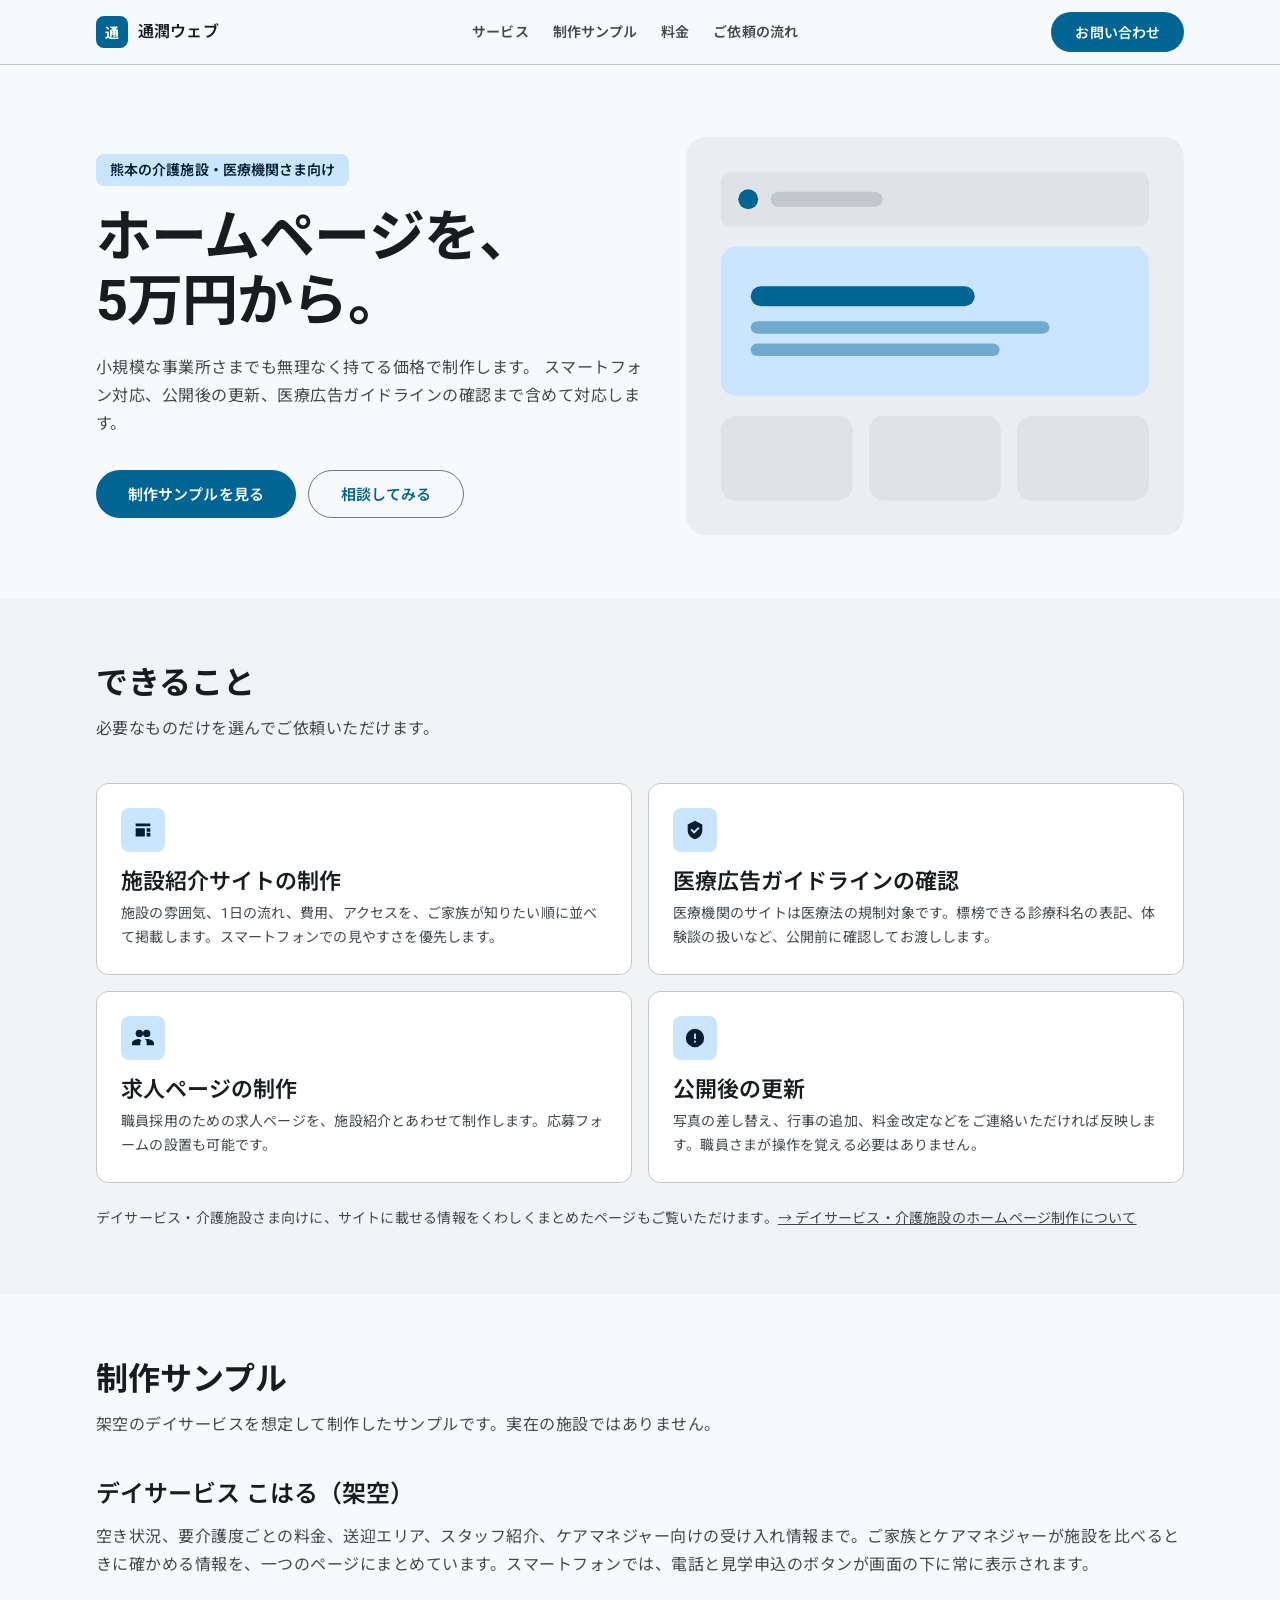
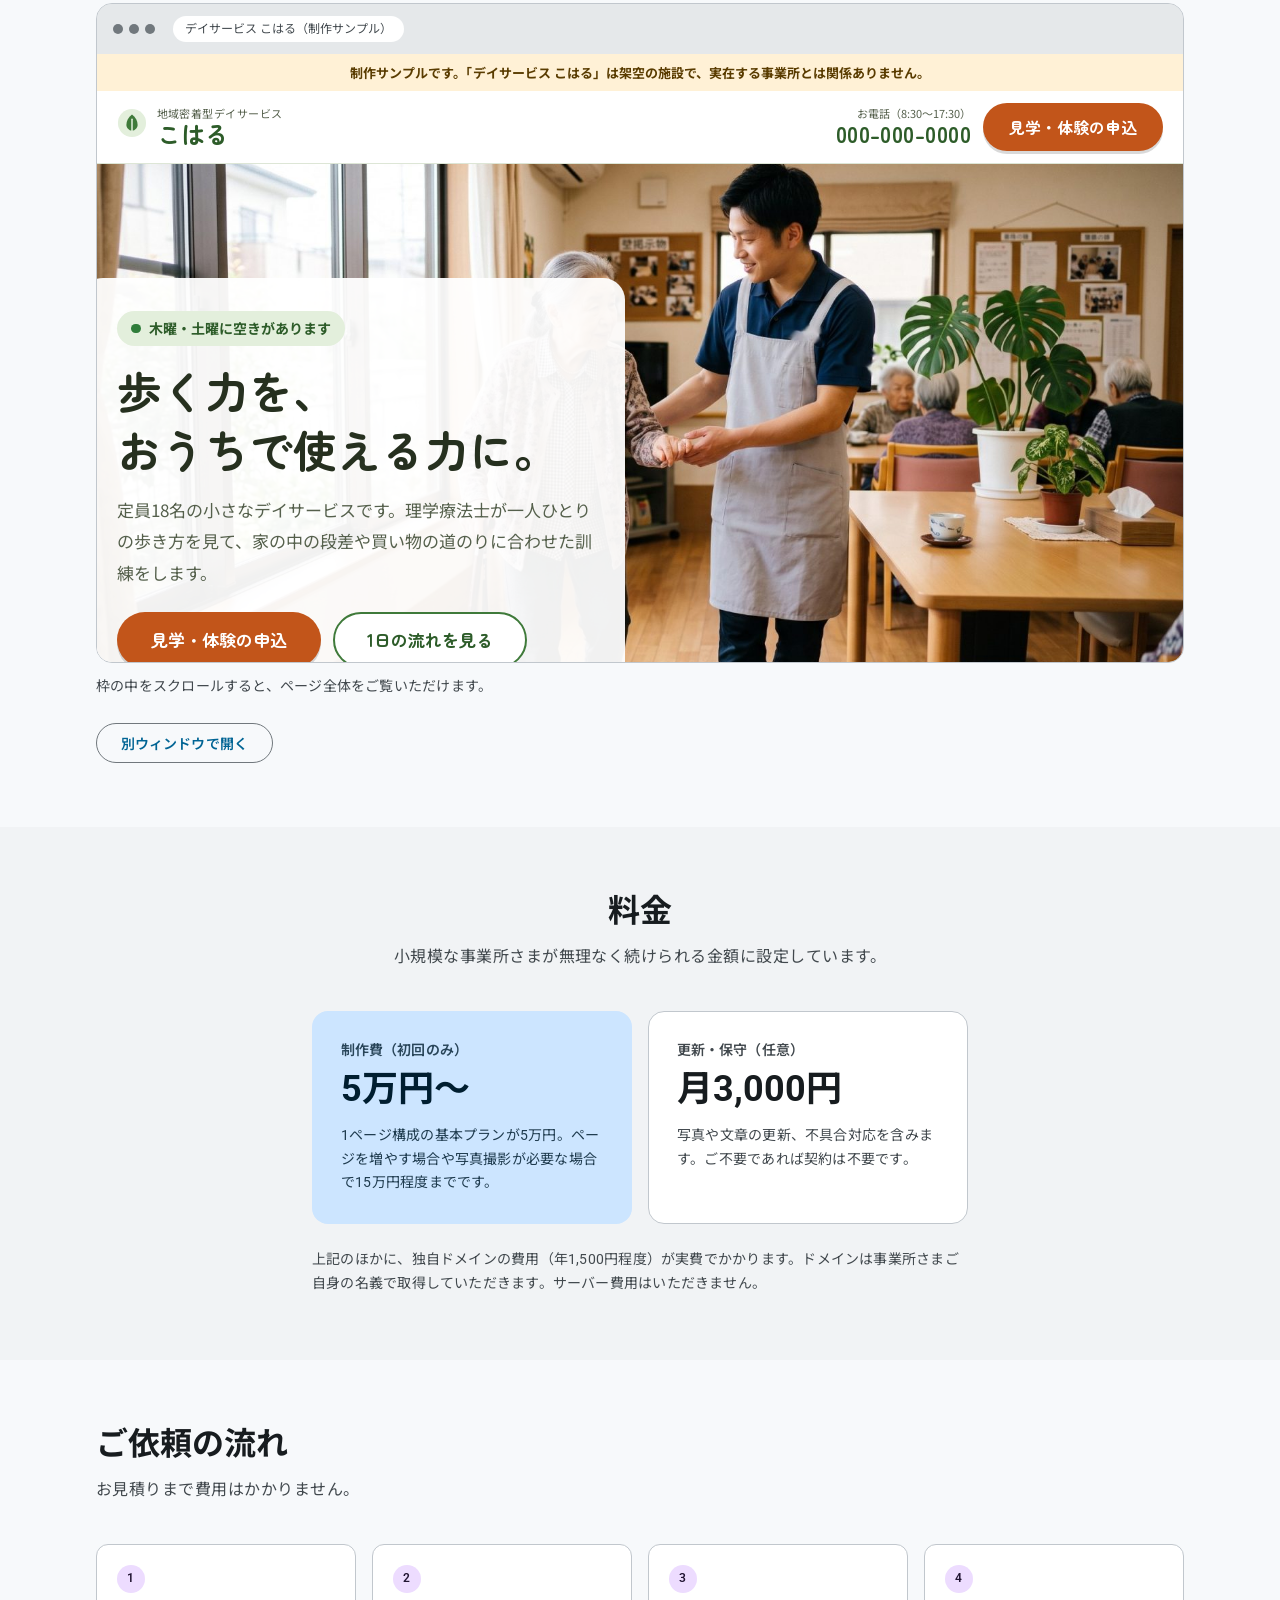
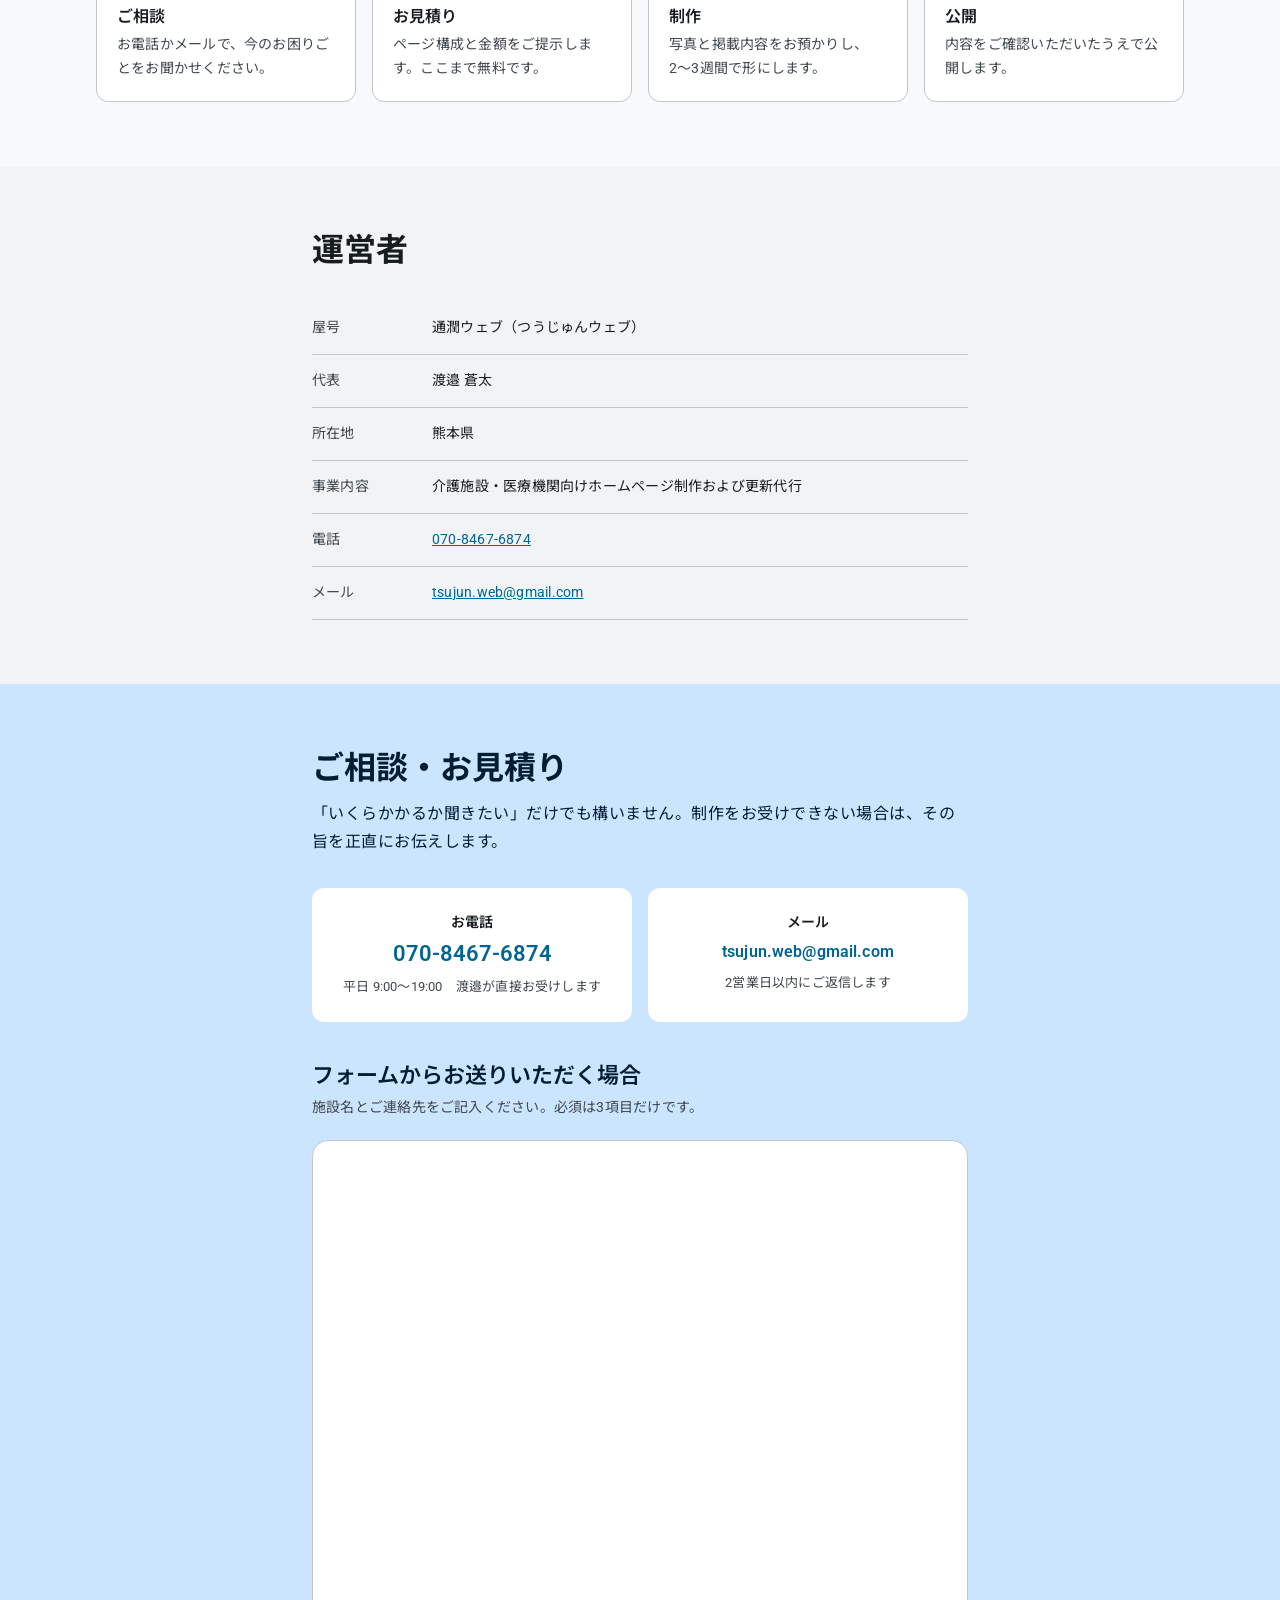
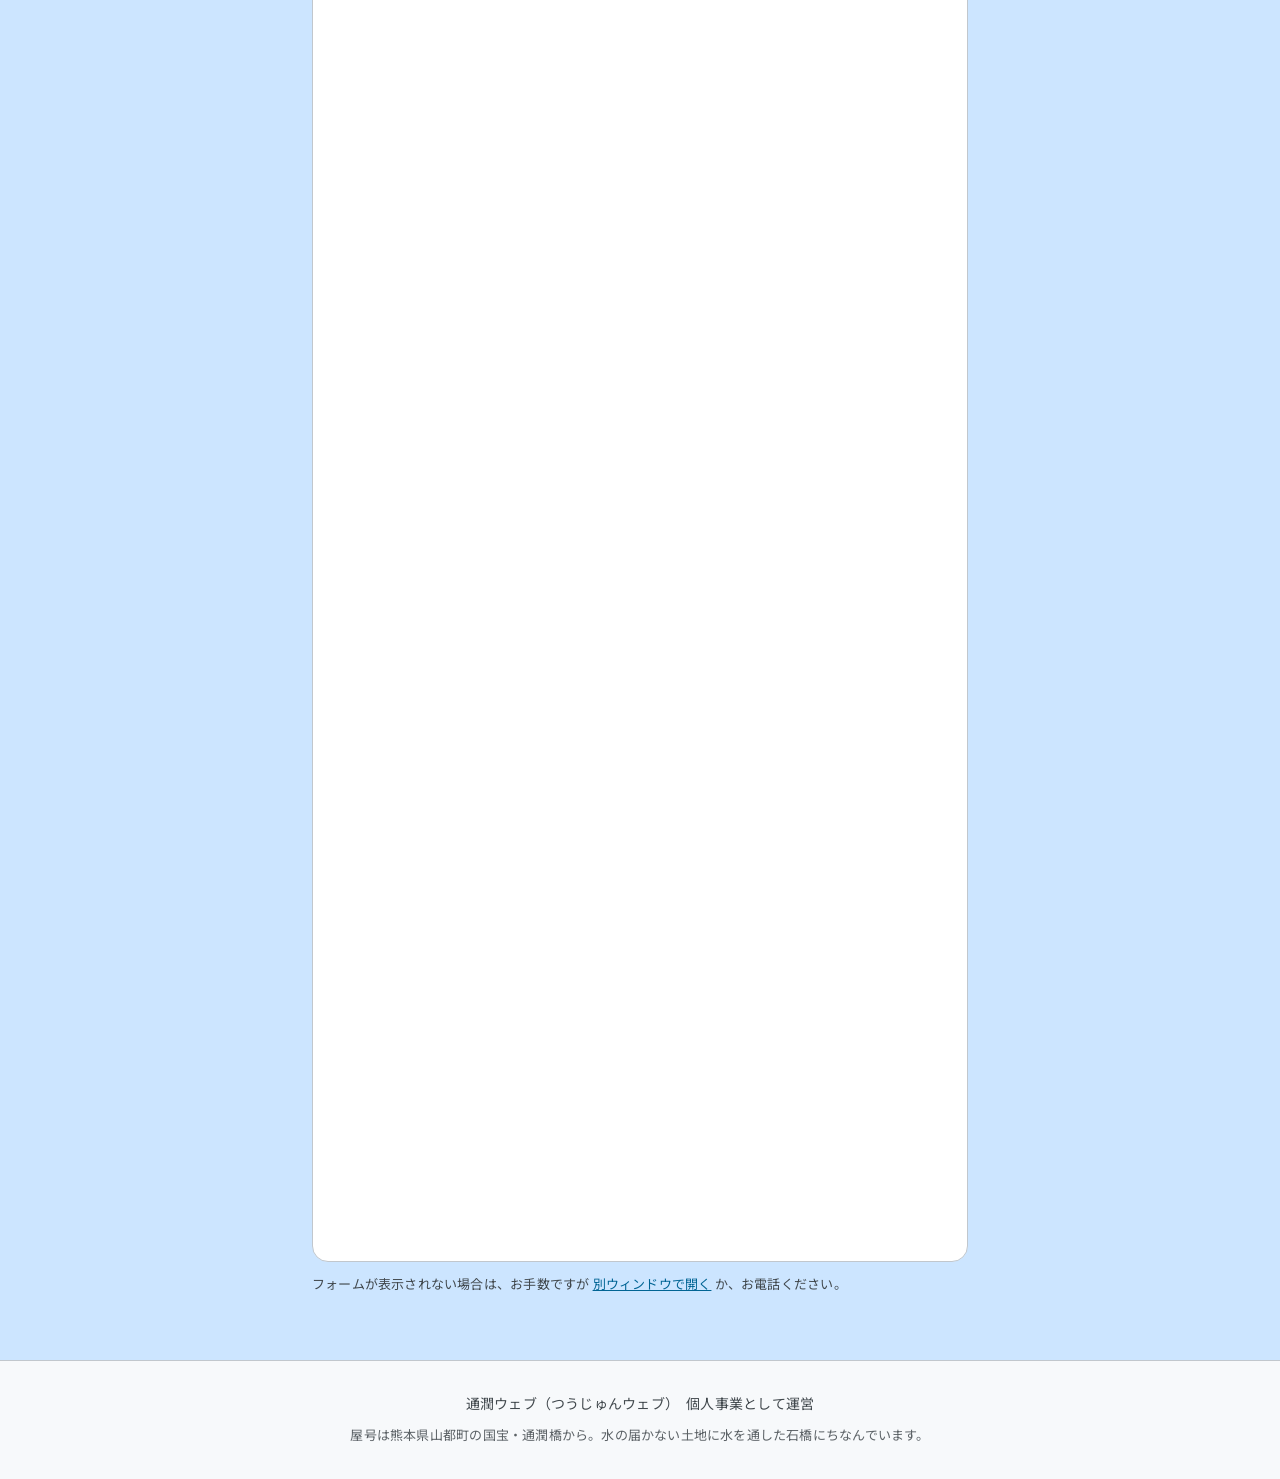
<file: index.html>
<!doctype html>
<html lang="ja">
<head>
<meta charset="utf-8">
<meta name="viewport" content="width=device-width, initial-scale=1">
<title>通潤ウェブ｜熊本の医療・介護施設向け ホームページ制作</title>
<meta name="description" content="熊本の介護施設・医療機関に特化したホームページ制作「通潤ウェブ（つうじゅんウェブ）」。制作5万円から、医療広告ガイドラインに沿った制作と公開後の更新まで対応します。代表 渡邉蒼太。">
<meta name="google-site-verification" content="ouSd8u_aSCCeJIUlWBsa0xd2XRMvx_REcArdr4y6x0E" />
<meta name="keywords" content="通潤ウェブ,つうじゅんウェブ,熊本,ホームページ制作,介護施設,医療機関,デイサービス">
<link rel="canonical" href="https://buildappsota.github.io/mixpage/">
<meta property="og:type" content="website">
<meta property="og:site_name" content="通潤ウェブ">
<meta property="og:title" content="通潤ウェブ｜熊本の医療・介護施設向け ホームページ制作">
<meta property="og:description" content="熊本の介護施設・医療機関に特化したホームページ制作。制作5万円から、公開後の更新まで対応します。">
<meta property="og:locale" content="ja_JP">
<link rel="preconnect" href="https://fonts.googleapis.com">
<link rel="preconnect" href="https://fonts.gstatic.com" crossorigin>
<link href="https://fonts.googleapis.com/css2?family=Roboto:wght@400;500;700&family=Noto+Sans+JP:wght@400;500;700&display=swap" rel="stylesheet">
<link rel="stylesheet" href="css/style.css?v=9">
<script type="application/ld+json">
{
  "@context": "https://schema.org",
  "@type": "ProfessionalService",
  "name": "通潤ウェブ",
  "alternateName": ["つうじゅんウェブ", "Tsujun Web"],
  "description": "熊本の介護施設・医療機関に特化したホームページ制作および更新代行。",
  "url": "https://buildappsota.github.io/mixpage/",
  "telephone": "+81-70-8467-6874",
  "email": "tsujun.web@gmail.com",
  "founder": { "@type": "Person", "name": "渡邉 蒼太" },
  "address": { "@type": "PostalAddress", "addressRegion": "熊本県", "addressCountry": "JP" },
  "areaServed": { "@type": "AdministrativeArea", "name": "熊本県" },
  "knowsLanguage": "ja",
  "priceRange": "¥¥",
  "makesOffer": [
    {
      "@type": "Offer",
      "itemOffered": { "@type": "Service", "name": "ホームページ制作" },
      "price": "50000",
      "priceCurrency": "JPY"
    },
    {
      "@type": "Offer",
      "itemOffered": { "@type": "Service", "name": "公開後の更新・保守" },
      "price": "3000",
      "priceCurrency": "JPY"
    }
  ]
}
</script>
</head>
<body>

<a class="skip" href="#main">本文へスキップ</a>

<header class="appbar">
  <div class="wrap appbar__in">
    <a class="appbar__brand" href="#main">
      <span class="appbar__mark" aria-hidden="true">通</span>
      <span class="title-md">通潤ウェブ</span>
    </a>
    <nav class="appbar__nav label-lg" aria-label="サイト内ナビゲーション">
      <a href="#service">サービス</a>
      <a href="#sample">制作サンプル</a>
      <a href="#price">料金</a>
      <a href="#flow">ご依頼の流れ</a>
    </nav>
    <a class="btn btn--filled" href="#contact">お問い合わせ</a>
  </div>
</header>

<main id="main">

  <!-- ============================ hero -->
  <section class="hero">
    <div class="wrap hero__grid">
      <div>
        <p class="hero__eyebrow label-lg">熊本の介護施設・医療機関さま向け</p>
        <h1 class="display-lg">ホームページを、<br>5万円から。</h1>
        <p class="hero__lead body-lg">
          小規模な事業所さまでも無理なく持てる価格で制作します。
          スマートフォン対応、公開後の更新、医療広告ガイドラインの確認まで含めて対応します。
        </p>
        <div class="btn-row">
          <a class="btn btn--filled btn--lg" href="#sample">制作サンプルを見る</a>
          <a class="btn btn--outlined btn--lg" href="#contact">相談してみる</a>
        </div>
      </div>
      <div aria-hidden="true">
        <svg viewBox="0 0 400 320" role="img" style="width:100%;height:auto">
          <rect width="400" height="320" rx="16" fill="var(--md-surface-container)"/>
          <rect x="28" y="28" width="344" height="44" rx="8" fill="var(--md-surface-container-highest)"/>
          <circle cx="50" cy="50" r="8" fill="var(--md-primary)"/>
          <rect x="68" y="44" width="90" height="12" rx="6" fill="var(--md-outline-variant)"/>
          <rect x="28" y="88" width="344" height="120" rx="12" fill="var(--md-primary-container)"/>
          <rect x="52" y="120" width="180" height="16" rx="8" fill="var(--md-primary)"/>
          <rect x="52" y="148" width="240" height="10" rx="5" fill="var(--md-primary)" opacity=".45"/>
          <rect x="52" y="166" width="200" height="10" rx="5" fill="var(--md-primary)" opacity=".45"/>
          <rect x="28" y="224" width="106" height="68" rx="12" fill="var(--md-surface-container-highest)"/>
          <rect x="147" y="224" width="106" height="68" rx="12" fill="var(--md-surface-container-highest)"/>
          <rect x="266" y="224" width="106" height="68" rx="12" fill="var(--md-surface-container-highest)"/>
        </svg>
      </div>
    </div>
  </section>

  <!-- ============================ サービス -->
  <section class="sec sec--container" id="service">
    <div class="wrap">
      <div class="sec__head">
        <h2 class="headline-lg">できること</h2>
        <p class="sec__lead body-lg">必要なものだけを選んでご依頼いただけます。</p>
      </div>
      <div class="cards">
        <div class="card">
          <div class="card__icon" aria-hidden="true">
            <svg width="22" height="22" viewBox="0 0 24 24" fill="currentColor"><path d="M4 5h16v3H4zm0 5h10v9H4zm12 0h4v4h-4zm0 5h4v4h-4z"/></svg>
          </div>
          <h3 class="title-lg">施設紹介サイトの制作</h3>
          <p class="body-md">施設の雰囲気、1日の流れ、費用、アクセスを、ご家族が知りたい順に並べて掲載します。スマートフォンでの見やすさを優先します。</p>
        </div>
        <div class="card">
          <div class="card__icon" aria-hidden="true">
            <svg width="22" height="22" viewBox="0 0 24 24" fill="currentColor"><path d="M12 2 4 6v6c0 5 3.4 9.1 8 10 4.6-.9 8-5 8-10V6zm-1 14-4-4 1.4-1.4L11 13.2l4.6-4.6L17 10z"/></svg>
          </div>
          <h3 class="title-lg">医療広告ガイドラインの確認</h3>
          <p class="body-md">医療機関のサイトは医療法の規制対象です。標榜できる診療科名の表記、体験談の扱いなど、公開前に確認してお渡しします。</p>
        </div>
        <div class="card">
          <div class="card__icon" aria-hidden="true">
            <svg width="22" height="22" viewBox="0 0 24 24" fill="currentColor"><path d="M16 11a4 4 0 1 0-4-4 4 4 0 0 0 4 4m-8 0a4 4 0 1 0-4-4 4 4 0 0 0 4 4m0 2c-3 0-8 1.5-8 4.5V20h9v-2.5c0-1.1.5-2.1 1.3-3A12 12 0 0 0 8 13m8 0c-.6 0-1.3 0-2 .2 1.2.9 2 2 2 3.3V20h8v-2.5c0-3-5-4.5-8-4.5"/></svg>
          </div>
          <h3 class="title-lg">求人ページの制作</h3>
          <p class="body-md">職員採用のための求人ページを、施設紹介とあわせて制作します。応募フォームの設置も可能です。</p>
        </div>
        <div class="card">
          <div class="card__icon" aria-hidden="true">
            <svg width="22" height="22" viewBox="0 0 24 24" fill="currentColor"><path d="M12 2a10 10 0 1 0 10 10A10 10 0 0 0 12 2m1 15h-2v-2h2zm0-4h-2V7h2z"/></svg>
          </div>
          <h3 class="title-lg">公開後の更新</h3>
          <p class="body-md">写真の差し替え、行事の追加、料金改定などをご連絡いただければ反映します。職員さまが操作を覚える必要はありません。</p>
        </div>
      </div>
      <p class="fine body-md">デイサービス・介護施設さま向けに、サイトに載せる情報をくわしくまとめたページもご覧いただけます。<a href="dayservice/">→ デイサービス・介護施設のホームページ制作について</a></p>
    </div>
  </section>

  <!-- ============================ サンプル -->
  <section class="sec" id="sample">
    <div class="wrap">
      <div class="sec__head">
        <h2 class="headline-lg">制作サンプル</h2>
        <p class="sec__lead body-lg">架空のデイサービスを想定して制作したサンプルです。実在の施設ではありません。</p>
      </div>
      <div class="showcase">
        <div class="showcase__body">
          <h3 class="headline-sm">デイサービス こはる（架空）</h3>
          <p class="body-lg">空き状況、要介護度ごとの料金、送迎エリア、スタッフ紹介、ケアマネジャー向けの受け入れ情報まで。ご家族とケアマネジャーが施設を比べるときに確かめる情報を、一つのページにまとめています。スマートフォンでは、電話と見学申込のボタンが画面の下に常に表示されます。</p>
        </div>
        <div class="showcase__frame">
          <div class="showcase__bar">
            <span class="showcase__dot" aria-hidden="true"></span>
            <span class="showcase__dot" aria-hidden="true"></span>
            <span class="showcase__dot" aria-hidden="true"></span>
            <span class="showcase__url">デイサービス こはる（制作サンプル）</span>
          </div>
          <iframe class="showcase__iframe" src="sample/index.html" title="制作サンプル：デイサービス こはる（架空の施設）" loading="lazy"></iframe>
        </div>
        <p class="showcase__hint body-md">枠の中をスクロールすると、ページ全体をご覧いただけます。</p>
        <div class="btn-row">
          <a class="btn btn--outlined" href="sample/index.html" target="_blank" rel="noopener">別ウィンドウで開く</a>
        </div>
      </div>
    </div>
  </section>

  <!-- ============================ 料金 -->
  <section class="sec sec--container" id="price">
    <div class="wrap wrap--narrow">
      <div class="sec__head sec__head--center">
        <h2 class="headline-lg">料金</h2>
        <p class="sec__lead body-lg">小規模な事業所さまが無理なく続けられる金額に設定しています。</p>
      </div>
      <div class="price-cards">
        <div class="price-card price-card--accent">
          <p class="price-card__label label-lg">制作費（初回のみ）</p>
          <p class="price-card__value display-sm">5万円〜</p>
          <p class="price-card__note body-md">1ページ構成の基本プランが5万円。ページを増やす場合や写真撮影が必要な場合で15万円程度までです。</p>
        </div>
        <div class="price-card">
          <p class="price-card__label label-lg">更新・保守（任意）</p>
          <p class="price-card__value display-sm">月3,000円</p>
          <p class="price-card__note body-md">写真や文章の更新、不具合対応を含みます。ご不要であれば契約は不要です。</p>
        </div>
      </div>
      <p class="fine body-md">上記のほかに、独自ドメインの費用（年1,500円程度）が実費でかかります。ドメインは事業所さまご自身の名義で取得していただきます。サーバー費用はいただきません。</p>
    </div>
  </section>

  <!-- ============================ 流れ -->
  <section class="sec" id="flow">
    <div class="wrap">
      <div class="sec__head">
        <h2 class="headline-lg">ご依頼の流れ</h2>
        <p class="sec__lead body-lg">お見積りまで費用はかかりません。</p>
      </div>
      <div class="steps">
        <div class="step">
          <div class="step__no label-md" aria-hidden="true">1</div>
          <h3 class="title-md">ご相談</h3>
          <p class="body-md">お電話かメールで、今のお困りごとをお聞かせください。</p>
        </div>
        <div class="step">
          <div class="step__no label-md" aria-hidden="true">2</div>
          <h3 class="title-md">お見積り</h3>
          <p class="body-md">ページ構成と金額をご提示します。ここまで無料です。</p>
        </div>
        <div class="step">
          <div class="step__no label-md" aria-hidden="true">3</div>
          <h3 class="title-md">制作</h3>
          <p class="body-md">写真と掲載内容をお預かりし、2〜3週間で形にします。</p>
        </div>
        <div class="step">
          <div class="step__no label-md" aria-hidden="true">4</div>
          <h3 class="title-md">公開</h3>
          <p class="body-md">内容をご確認いただいたうえで公開します。</p>
        </div>
      </div>
    </div>
  </section>

  <!-- ============================ 会社概要 -->
  <section class="sec sec--container">
    <div class="wrap wrap--narrow">
      <h2 class="headline-lg">運営者</h2>
      <dl class="overview body-md">
        <div><dt>屋号</dt><dd>通潤ウェブ（つうじゅんウェブ）</dd></div>
        <div><dt>代表</dt><dd>渡邉 蒼太</dd></div>
        <div><dt>所在地</dt><dd>熊本県</dd></div>
        <div><dt>事業内容</dt><dd>介護施設・医療機関向けホームページ制作および更新代行</dd></div>
        <div><dt>電話</dt><dd><a href="tel:07084676874">070-8467-6874</a></dd></div>
        <div><dt>メール</dt><dd><a href="mailto:tsujun.web@gmail.com">tsujun.web@gmail.com</a></dd></div>
      </dl>
    </div>
  </section>

  <!-- ============================ お問い合わせ -->
  <section class="contact" id="contact">
    <div class="wrap wrap--narrow">
      <h2 class="headline-lg">ご相談・お見積り</h2>
      <p class="contact__lead body-lg">「いくらかかるか聞きたい」だけでも構いません。制作をお受けできない場合は、その旨を正直にお伝えします。</p>

      <div class="contact__methods">
        <div class="contact__card">
          <p class="label-lg">お電話</p>
          <a class="title-lg" href="tel:07084676874">070-8467-6874</a>
          <p class="contact__note body-md">平日 9:00〜19:00　渡邉が直接お受けします</p>
        </div>
        <div class="contact__card">
          <p class="label-lg">メール</p>
          <a class="title-md" href="mailto:tsujun.web@gmail.com?subject=%E3%83%9B%E3%83%BC%E3%83%A0%E3%83%9A%E3%83%BC%E3%82%B8%E5%88%B6%E4%BD%9C%E3%81%AE%E3%81%94%E7%9B%B8%E8%AB%87">tsujun.web@gmail.com</a>
          <p class="contact__note body-md">2営業日以内にご返信します</p>
        </div>
      </div>

      <div class="contact__form">
        <h3 class="title-lg">フォームからお送りいただく場合</h3>
        <p class="body-md">施設名とご連絡先をご記入ください。必須は3項目だけです。</p>
        <div class="formframe">
          <iframe
            src="https://docs.google.com/forms/d/e/1FAIpQLSftZ_3TsvIUBNirb5_WoLWwajj6jPEApbs8nRCeX9V2qTsLQA/viewform?embedded=true"
            title="ご相談・お見積りフォーム"
            loading="lazy"
            marginheight="0" marginwidth="0">読み込んでいます…</iframe>
        </div>
        <p class="formframe__alt body-md">
          フォームが表示されない場合は、お手数ですが
          <a href="https://docs.google.com/forms/d/e/1FAIpQLSftZ_3TsvIUBNirb5_WoLWwajj6jPEApbs8nRCeX9V2qTsLQA/viewform" target="_blank" rel="noopener">別ウィンドウで開く</a>
          か、お電話ください。
        </p>
      </div>
    </div>
  </section>

</main>

<footer class="ftr">
  <div class="wrap wrap--narrow">
    <p class="body-md">通潤ウェブ（つうじゅんウェブ）　個人事業として運営</p>
    <p class="body-md ftr__note">屋号は熊本県山都町の国宝・通潤橋から。水の届かない土地に水を通した石橋にちなんでいます。</p>
  </div>
</footer>

</body>
</html>
</file>
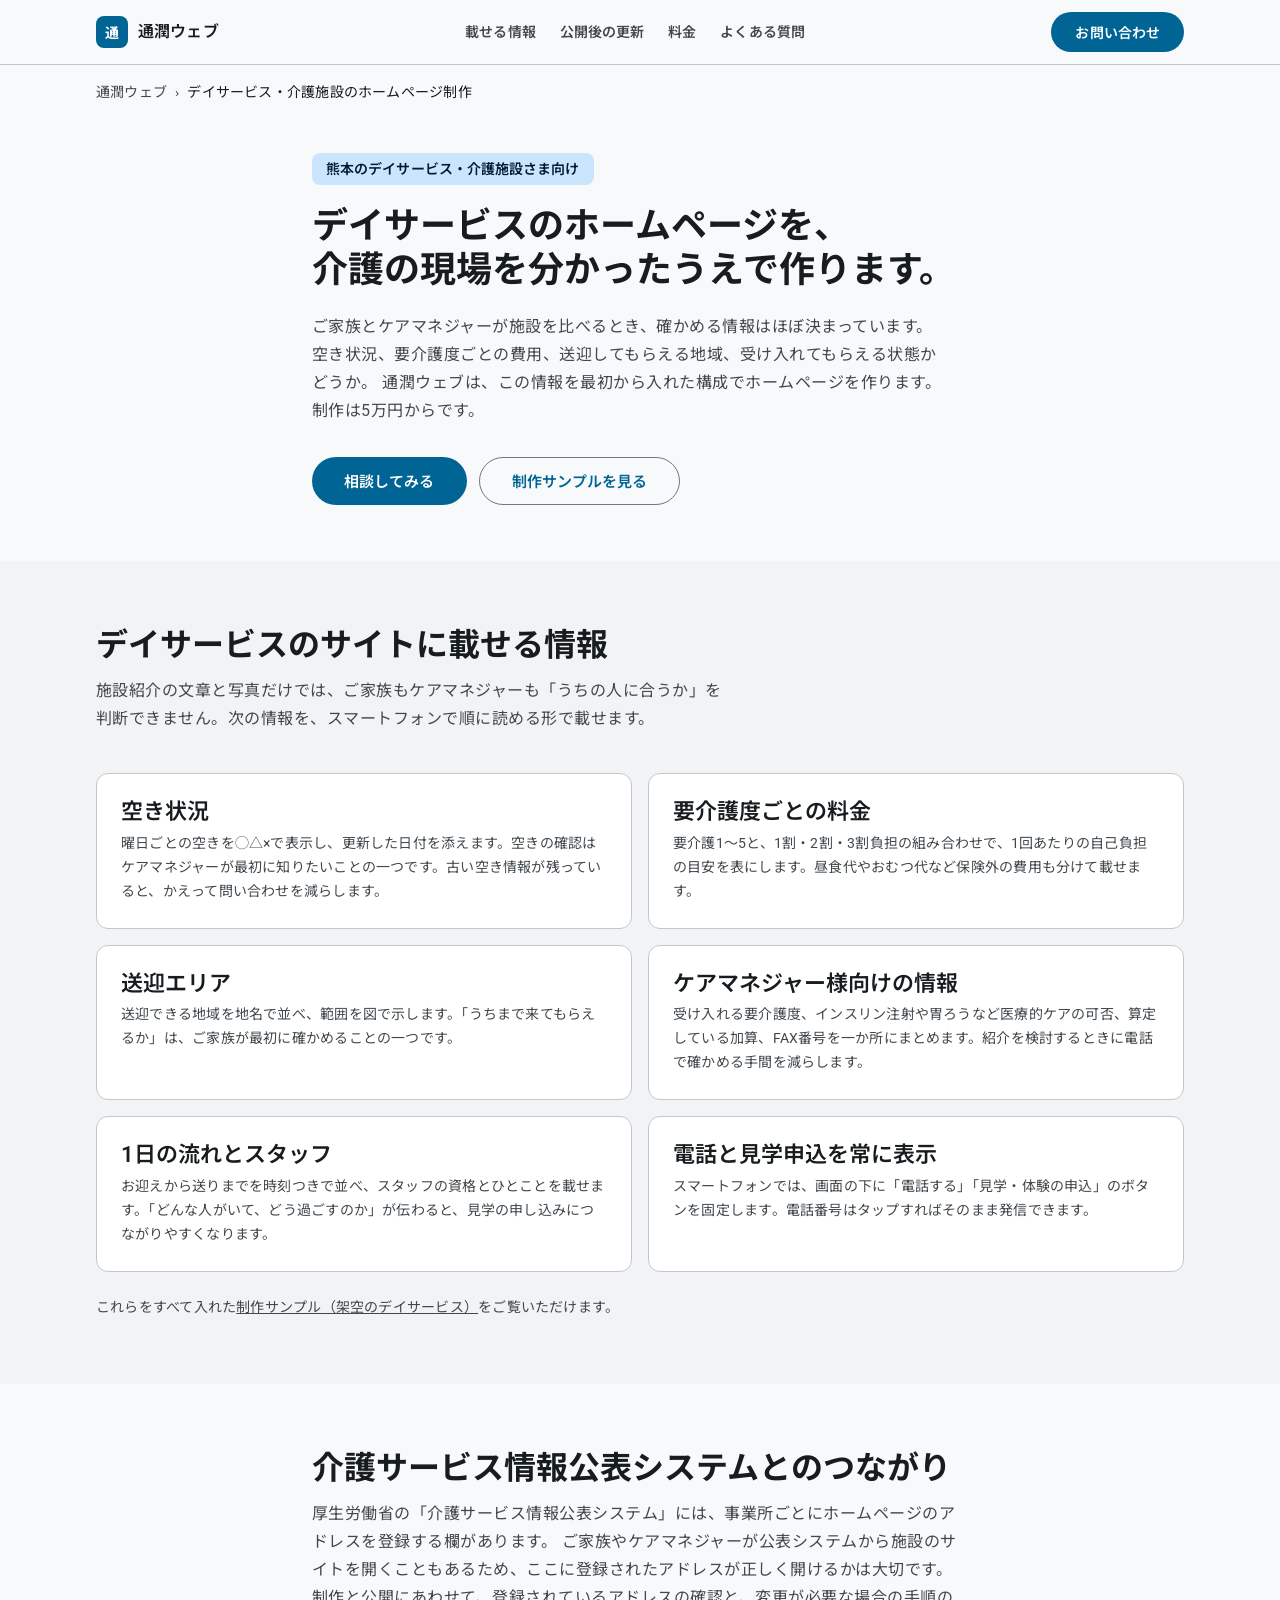
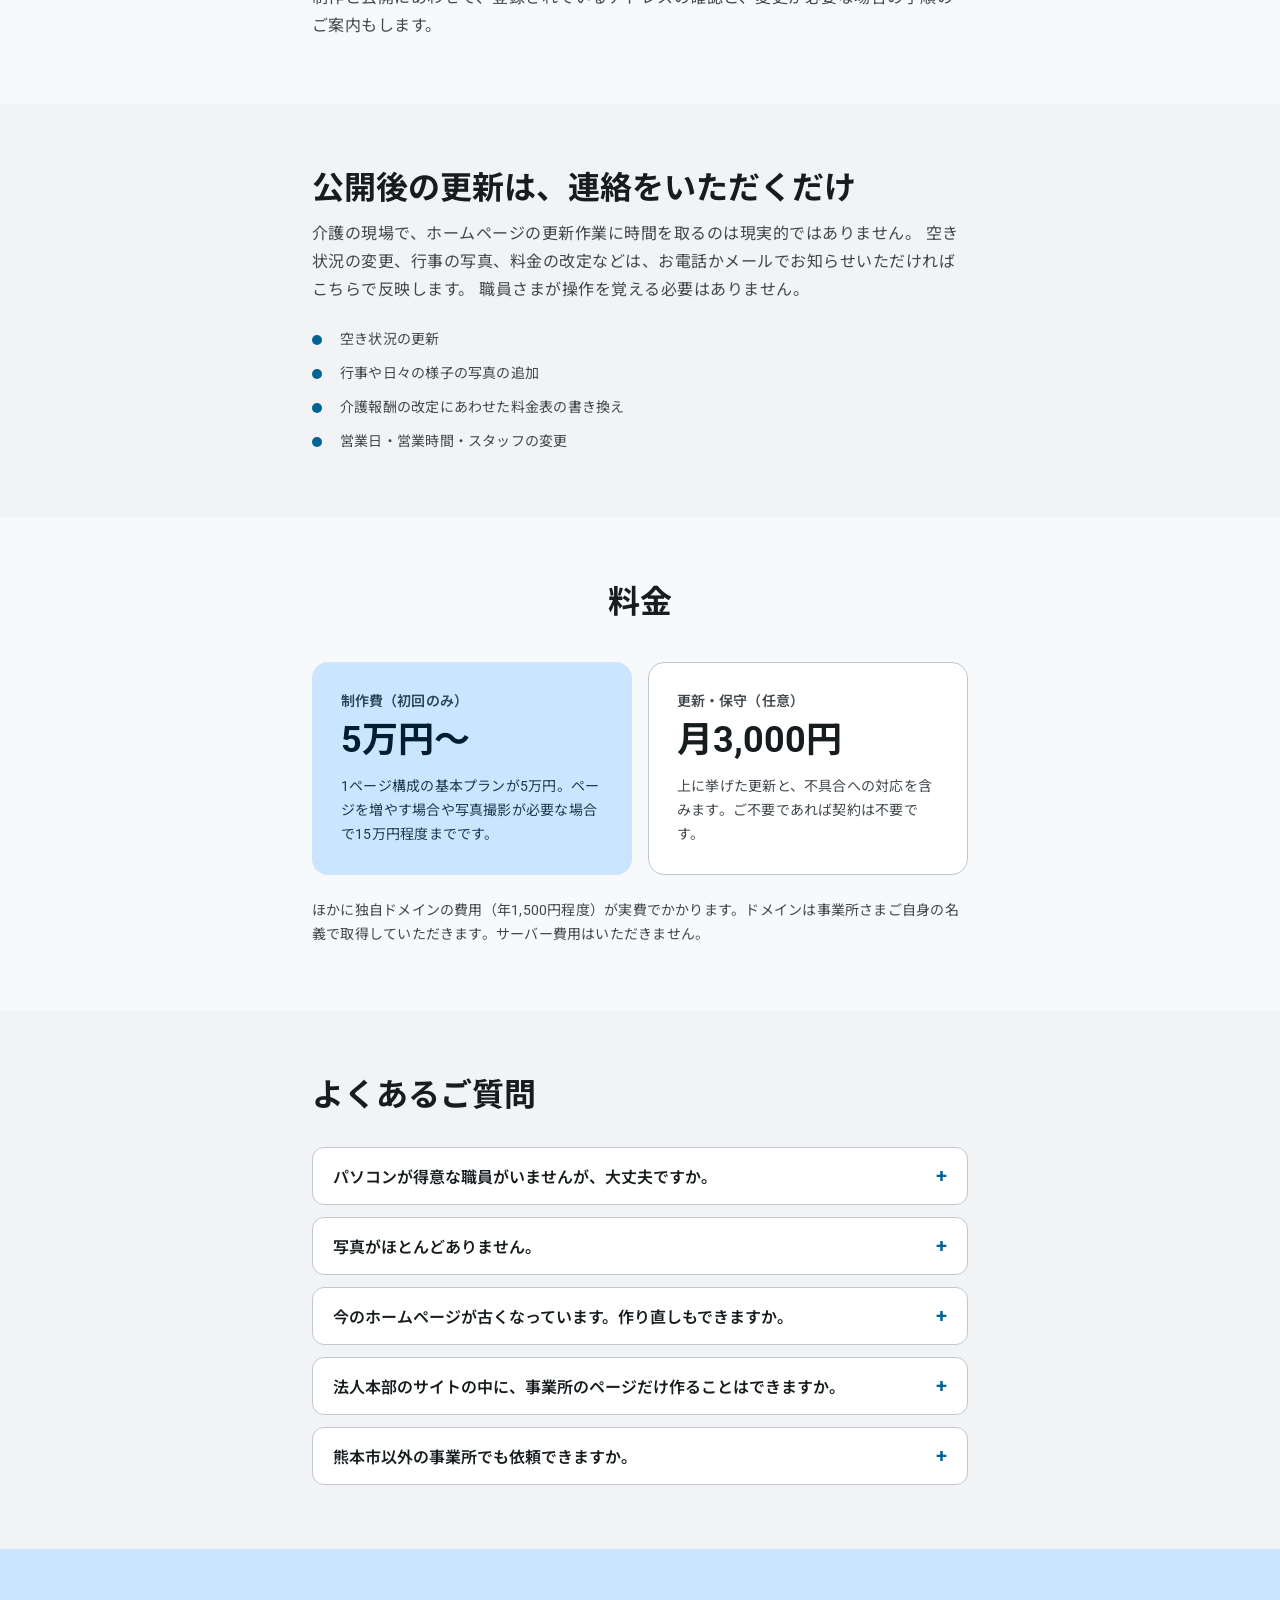
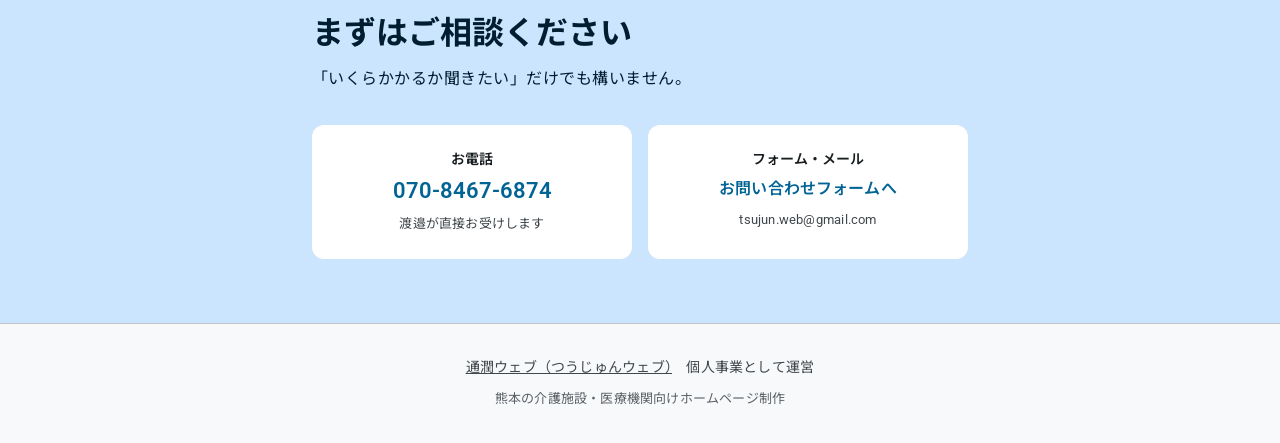
<file: dayservice/index.html>
<!doctype html>
<html lang="ja">
<head>
<meta charset="utf-8">
<meta name="viewport" content="width=device-width, initial-scale=1">
<title>熊本のデイサービス・介護施設のホームページ制作｜通潤ウェブ</title>
<meta name="description" content="熊本のデイサービス（通所介護・地域密着型通所介護）と介護施設に向けたホームページ制作。空き状況、要介護度ごとの料金表、送迎エリア、ケアマネジャー向けの受け入れ情報まで、介護施設のサイトに必要な情報を最初から入れて制作します。制作5万円から。">
<link rel="canonical" href="https://buildappsota.github.io/mixpage/dayservice/">
<meta property="og:type" content="website">
<meta property="og:site_name" content="通潤ウェブ">
<meta property="og:title" content="熊本のデイサービス・介護施設のホームページ制作｜通潤ウェブ">
<meta property="og:description" content="空き状況、料金表、送迎エリア、ケアマネジャー向け情報まで。介護施設のサイトに必要な情報を最初から入れて制作します。">
<meta property="og:locale" content="ja_JP">
<link rel="preconnect" href="https://fonts.googleapis.com">
<link rel="preconnect" href="https://fonts.gstatic.com" crossorigin>
<link href="https://fonts.googleapis.com/css2?family=Roboto:wght@400;500;700&family=Noto+Sans+JP:wght@400;500;700&display=swap" rel="stylesheet">
<link rel="stylesheet" href="../css/style.css?v=9">
<script type="application/ld+json">
{
  "@context": "https://schema.org",
  "@graph": [
    {
      "@type": "Service",
      "name": "デイサービス・介護施設のホームページ制作",
      "serviceType": "ホームページ制作",
      "description": "熊本のデイサービス（通所介護・地域密着型通所介護）と介護施設に向けたホームページ制作と、公開後の更新代行。",
      "provider": {
        "@type": "ProfessionalService",
        "name": "通潤ウェブ",
        "url": "https://buildappsota.github.io/mixpage/",
        "telephone": "+81-70-8467-6874",
        "email": "tsujun.web@gmail.com"
      },
      "areaServed": { "@type": "AdministrativeArea", "name": "熊本県" },
      "audience": { "@type": "BusinessAudience", "audienceType": "デイサービス・介護施設" },
      "offers": { "@type": "Offer", "price": "50000", "priceCurrency": "JPY" }
    },
    {
      "@type": "BreadcrumbList",
      "itemListElement": [
        { "@type": "ListItem", "position": 1, "name": "通潤ウェブ", "item": "https://buildappsota.github.io/mixpage/" },
        { "@type": "ListItem", "position": 2, "name": "デイサービス・介護施設のホームページ制作", "item": "https://buildappsota.github.io/mixpage/dayservice/" }
      ]
    }
  ]
}
</script>
</head>
<body>

<a class="skip" href="#main">本文へスキップ</a>

<header class="appbar">
  <div class="wrap appbar__in">
    <a class="appbar__brand" href="../">
      <span class="appbar__mark" aria-hidden="true">通</span>
      <span class="title-md">通潤ウェブ</span>
    </a>
    <nav class="appbar__nav label-lg" aria-label="サイト内ナビゲーション">
      <a href="#need">載せる情報</a>
      <a href="#update">公開後の更新</a>
      <a href="#price">料金</a>
      <a href="#faq">よくある質問</a>
    </nav>
    <a class="btn btn--filled" href="../#contact">お問い合わせ</a>
  </div>
</header>

<main id="main">

  <nav class="crumbs wrap body-md" aria-label="現在地">
    <a href="../">通潤ウェブ</a><span aria-hidden="true">›</span><span aria-current="page">デイサービス・介護施設のホームページ制作</span>
  </nav>

  <!-- ============================ 導入 -->
  <section class="hero hero--page">
    <div class="wrap wrap--narrow">
      <p class="hero__eyebrow label-lg">熊本のデイサービス・介護施設さま向け</p>
      <h1 class="display-sm">デイサービスのホームページを、<br>介護の現場を分かったうえで作ります。</h1>
      <p class="hero__lead body-lg">
        ご家族とケアマネジャーが施設を比べるとき、確かめる情報はほぼ決まっています。
        空き状況、要介護度ごとの費用、送迎してもらえる地域、受け入れてもらえる状態かどうか。
        通潤ウェブは、この情報を最初から入れた構成でホームページを作ります。制作は5万円からです。
      </p>
      <div class="btn-row">
        <a class="btn btn--filled btn--lg" href="../#contact">相談してみる</a>
        <a class="btn btn--outlined btn--lg" href="../sample/index.html" target="_blank" rel="noopener">制作サンプルを見る</a>
      </div>
    </div>
  </section>

  <!-- ============================ 載せる情報 -->
  <section class="sec sec--container" id="need">
    <div class="wrap">
      <div class="sec__head">
        <h2 class="headline-lg">デイサービスのサイトに載せる情報</h2>
        <p class="sec__lead body-lg">施設紹介の文章と写真だけでは、ご家族もケアマネジャーも「うちの人に合うか」を判断できません。次の情報を、スマートフォンで順に読める形で載せます。</p>
      </div>
      <div class="cards">
        <div class="card">
          <h3 class="title-lg">空き状況</h3>
          <p class="body-md">曜日ごとの空きを◯△×で表示し、更新した日付を添えます。空きの確認はケアマネジャーが最初に知りたいことの一つです。古い空き情報が残っていると、かえって問い合わせを減らします。</p>
        </div>
        <div class="card">
          <h3 class="title-lg">要介護度ごとの料金</h3>
          <p class="body-md">要介護1〜5と、1割・2割・3割負担の組み合わせで、1回あたりの自己負担の目安を表にします。昼食代やおむつ代など保険外の費用も分けて載せます。</p>
        </div>
        <div class="card">
          <h3 class="title-lg">送迎エリア</h3>
          <p class="body-md">送迎できる地域を地名で並べ、範囲を図で示します。「うちまで来てもらえるか」は、ご家族が最初に確かめることの一つです。</p>
        </div>
        <div class="card">
          <h3 class="title-lg">ケアマネジャー様向けの情報</h3>
          <p class="body-md">受け入れる要介護度、インスリン注射や胃ろうなど医療的ケアの可否、算定している加算、FAX番号を一か所にまとめます。紹介を検討するときに電話で確かめる手間を減らします。</p>
        </div>
        <div class="card">
          <h3 class="title-lg">1日の流れとスタッフ</h3>
          <p class="body-md">お迎えから送りまでを時刻つきで並べ、スタッフの資格とひとことを載せます。「どんな人がいて、どう過ごすのか」が伝わると、見学の申し込みにつながりやすくなります。</p>
        </div>
        <div class="card">
          <h3 class="title-lg">電話と見学申込を常に表示</h3>
          <p class="body-md">スマートフォンでは、画面の下に「電話する」「見学・体験の申込」のボタンを固定します。電話番号はタップすればそのまま発信できます。</p>
        </div>
      </div>
      <p class="fine body-md">これらをすべて入れた<a href="../sample/index.html" target="_blank" rel="noopener">制作サンプル（架空のデイサービス）</a>をご覧いただけます。</p>
    </div>
  </section>

  <!-- ============================ 公表システム -->
  <section class="sec" id="kouhyou">
    <div class="wrap wrap--narrow">
      <h2 class="headline-lg">介護サービス情報公表システムとのつながり</h2>
      <p class="body-lg sec__lead">
        厚生労働省の「介護サービス情報公表システム」には、事業所ごとにホームページのアドレスを登録する欄があります。
        ご家族やケアマネジャーが公表システムから施設のサイトを開くこともあるため、ここに登録されたアドレスが正しく開けるかは大切です。
        制作と公開にあわせて、登録されているアドレスの確認と、変更が必要な場合の手順のご案内もします。
      </p>
    </div>
  </section>

  <!-- ============================ 公開後の更新 -->
  <section class="sec sec--container" id="update">
    <div class="wrap wrap--narrow">
      <h2 class="headline-lg">公開後の更新は、連絡をいただくだけ</h2>
      <p class="body-lg sec__lead">
        介護の現場で、ホームページの更新作業に時間を取るのは現実的ではありません。
        空き状況の変更、行事の写真、料金の改定などは、お電話かメールでお知らせいただければこちらで反映します。
        職員さまが操作を覚える必要はありません。
      </p>
      <ul class="checklist body-md">
        <li>空き状況の更新</li>
        <li>行事や日々の様子の写真の追加</li>
        <li>介護報酬の改定にあわせた料金表の書き換え</li>
        <li>営業日・営業時間・スタッフの変更</li>
      </ul>
    </div>
  </section>

  <!-- ============================ 料金 -->
  <section class="sec" id="price">
    <div class="wrap wrap--narrow">
      <div class="sec__head sec__head--center">
        <h2 class="headline-lg">料金</h2>
      </div>
      <div class="price-cards">
        <div class="price-card price-card--accent">
          <p class="price-card__label label-lg">制作費（初回のみ）</p>
          <p class="price-card__value display-sm">5万円〜</p>
          <p class="price-card__note body-md">1ページ構成の基本プランが5万円。ページを増やす場合や写真撮影が必要な場合で15万円程度までです。</p>
        </div>
        <div class="price-card">
          <p class="price-card__label label-lg">更新・保守（任意）</p>
          <p class="price-card__value display-sm">月3,000円</p>
          <p class="price-card__note body-md">上に挙げた更新と、不具合への対応を含みます。ご不要であれば契約は不要です。</p>
        </div>
      </div>
      <p class="fine body-md">ほかに独自ドメインの費用（年1,500円程度）が実費でかかります。ドメインは事業所さまご自身の名義で取得していただきます。サーバー費用はいただきません。</p>
    </div>
  </section>

  <!-- ============================ よくある質問 -->
  <section class="sec sec--container" id="faq">
    <div class="wrap wrap--narrow">
      <h2 class="headline-lg">よくあるご質問</h2>
      <div class="faq">
        <details>
          <summary>パソコンが得意な職員がいませんが、大丈夫ですか。</summary>
          <p class="body-md">大丈夫です。掲載する内容は、お電話やお打ち合わせでお聞きしてこちらで文章にします。公開後の更新もご連絡をいただくだけです。</p>
        </details>
        <details>
          <summary>写真がほとんどありません。</summary>
          <p class="body-md">スマートフォンで撮った写真でも使えます。撮り方のコツをお伝えしますし、写真撮影を含めたプランもご用意しています。利用者さまが写る写真は、ご本人やご家族の同意をいただいたものだけを使います。</p>
        </details>
        <details>
          <summary>今のホームページが古くなっています。作り直しもできますか。</summary>
          <p class="body-md">できます。今の内容をもとに、空き状況や料金表など足りない情報を加えて作り直します。ドメインを引き継げる場合は、今のアドレスのまま新しいサイトに切り替えます。</p>
        </details>
        <details>
          <summary>法人本部のサイトの中に、事業所のページだけ作ることはできますか。</summary>
          <p class="body-md">本部サイトの仕組みによります。まずは今のサイトのアドレスをお知らせください。事業所ごとに独立したページを作る方法もご提案できます。</p>
        </details>
        <details>
          <summary>熊本市以外の事業所でも依頼できますか。</summary>
          <p class="body-md">熊本県内であればお受けしています。打ち合わせの方法はご相談ください。</p>
        </details>
      </div>
    </div>
  </section>

  <!-- ============================ 問い合わせへ -->
  <section class="contact">
    <div class="wrap wrap--narrow">
      <h2 class="headline-lg">まずはご相談ください</h2>
      <p class="contact__lead body-lg">「いくらかかるか聞きたい」だけでも構いません。</p>
      <div class="contact__methods">
        <div class="contact__card">
          <p class="label-lg">お電話</p>
          <a class="title-lg" href="tel:07084676874">070-8467-6874</a>
          <p class="contact__note body-md">渡邉が直接お受けします</p>
        </div>
        <div class="contact__card">
          <p class="label-lg">フォーム・メール</p>
          <a class="title-md" href="../#contact">お問い合わせフォームへ</a>
          <p class="contact__note body-md">tsujun.web@gmail.com</p>
        </div>
      </div>
    </div>
  </section>

</main>

<footer class="ftr">
  <div class="wrap wrap--narrow">
    <p class="body-md"><a href="../">通潤ウェブ（つうじゅんウェブ）</a>　個人事業として運営</p>
    <p class="body-md ftr__note">熊本の介護施設・医療機関向けホームページ制作</p>
  </div>
</footer>

</body>
</html>
</file>
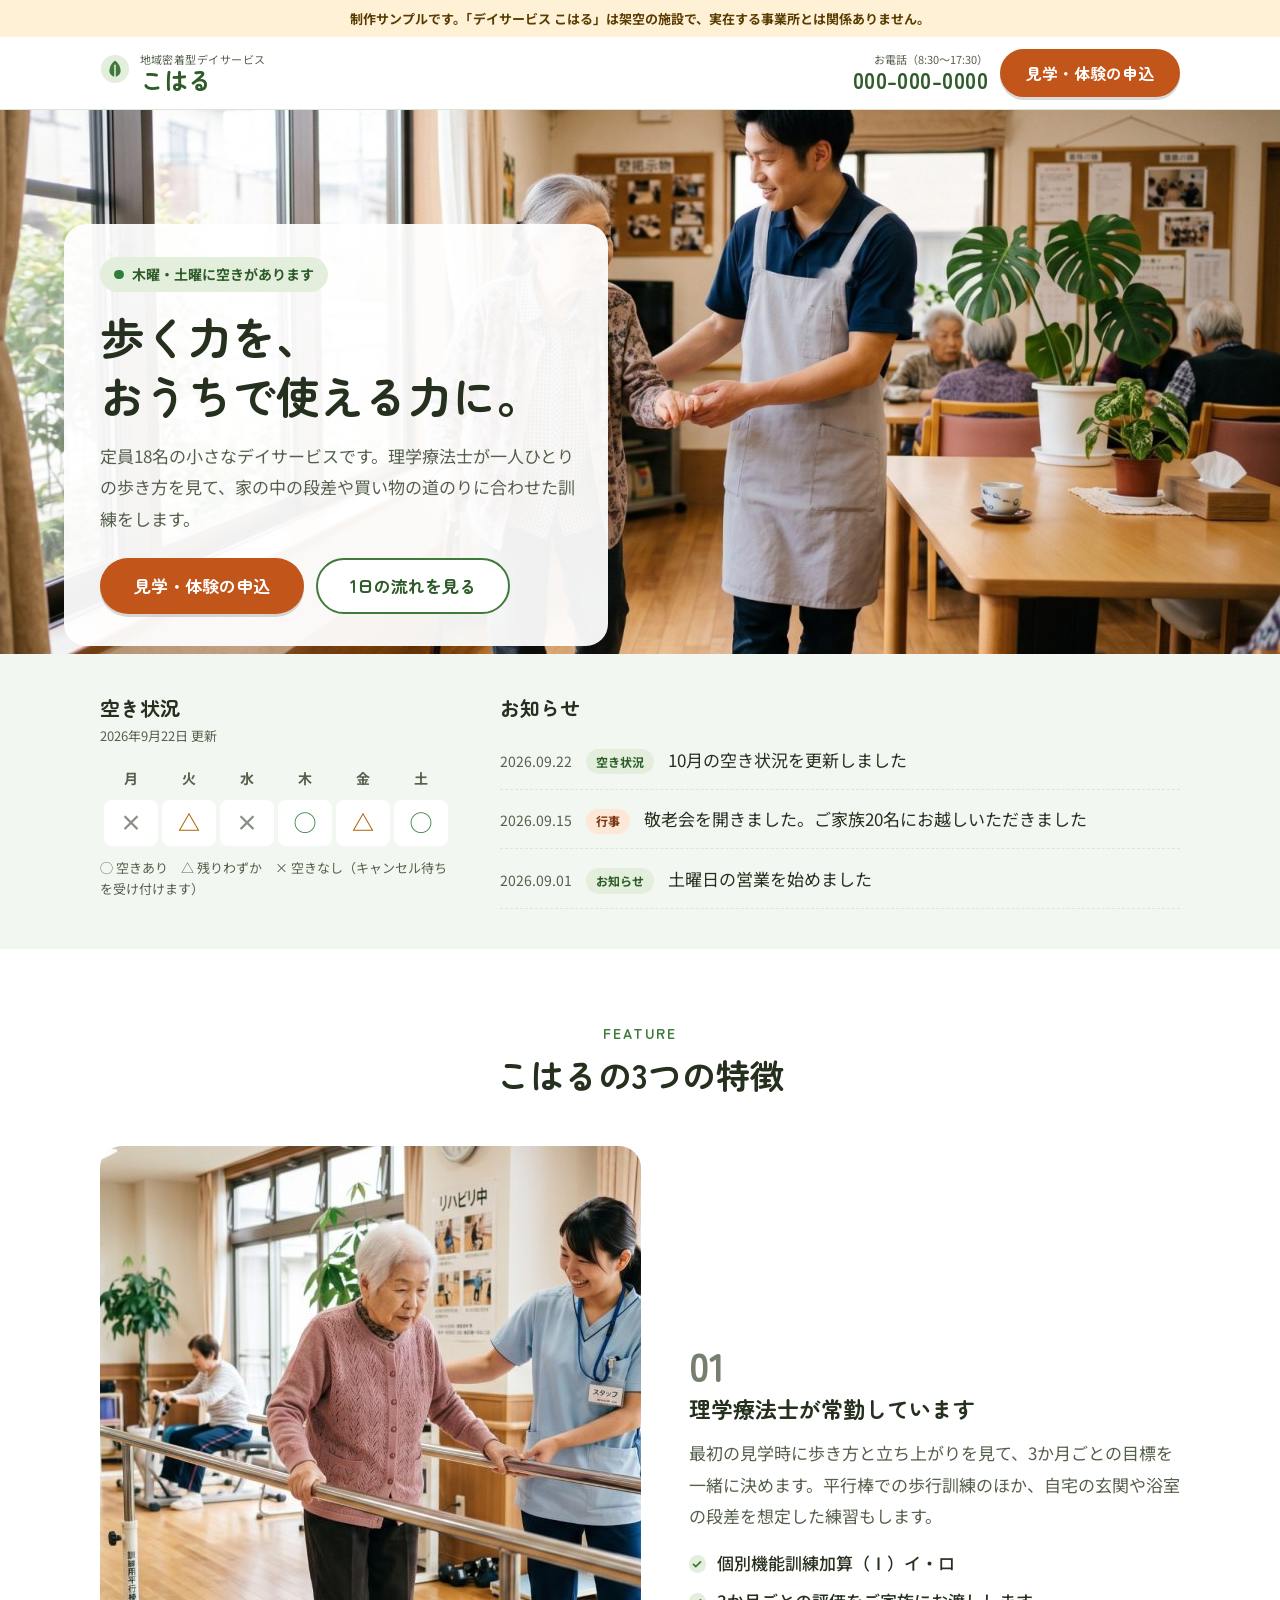
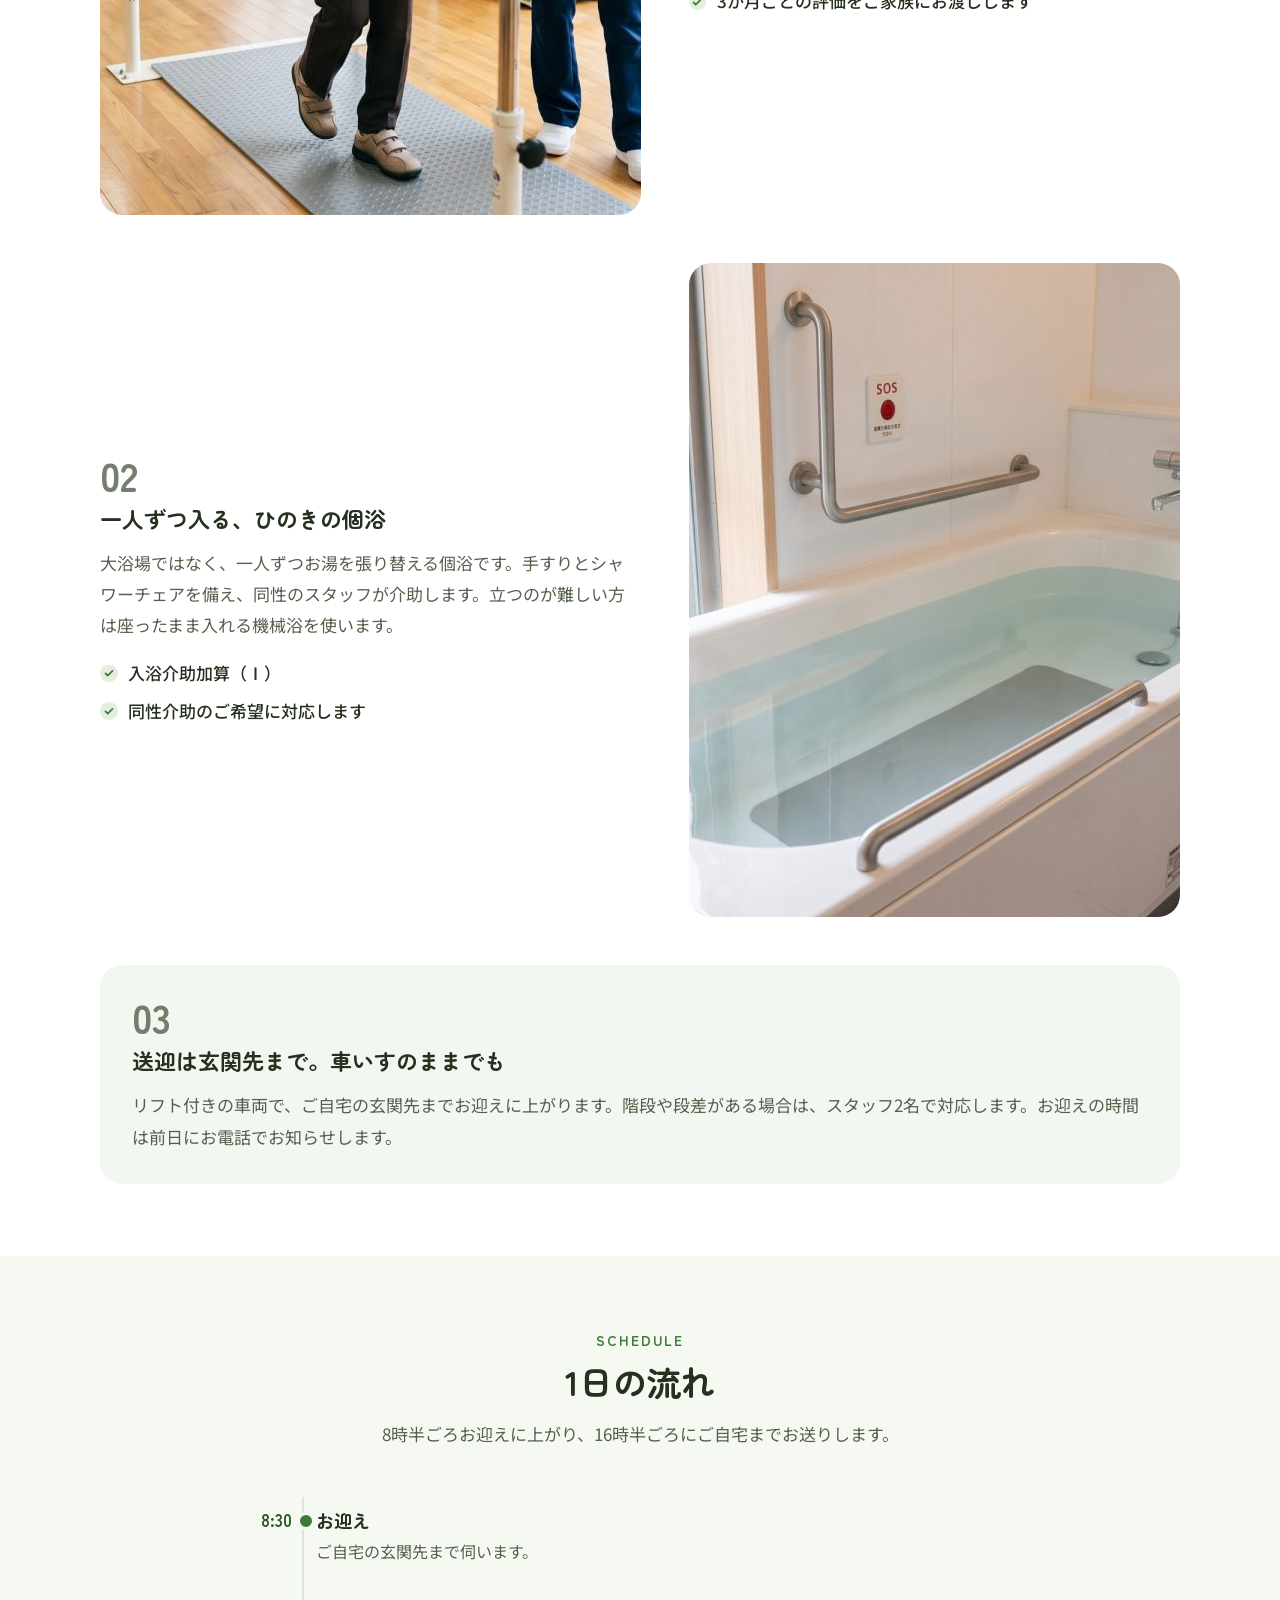
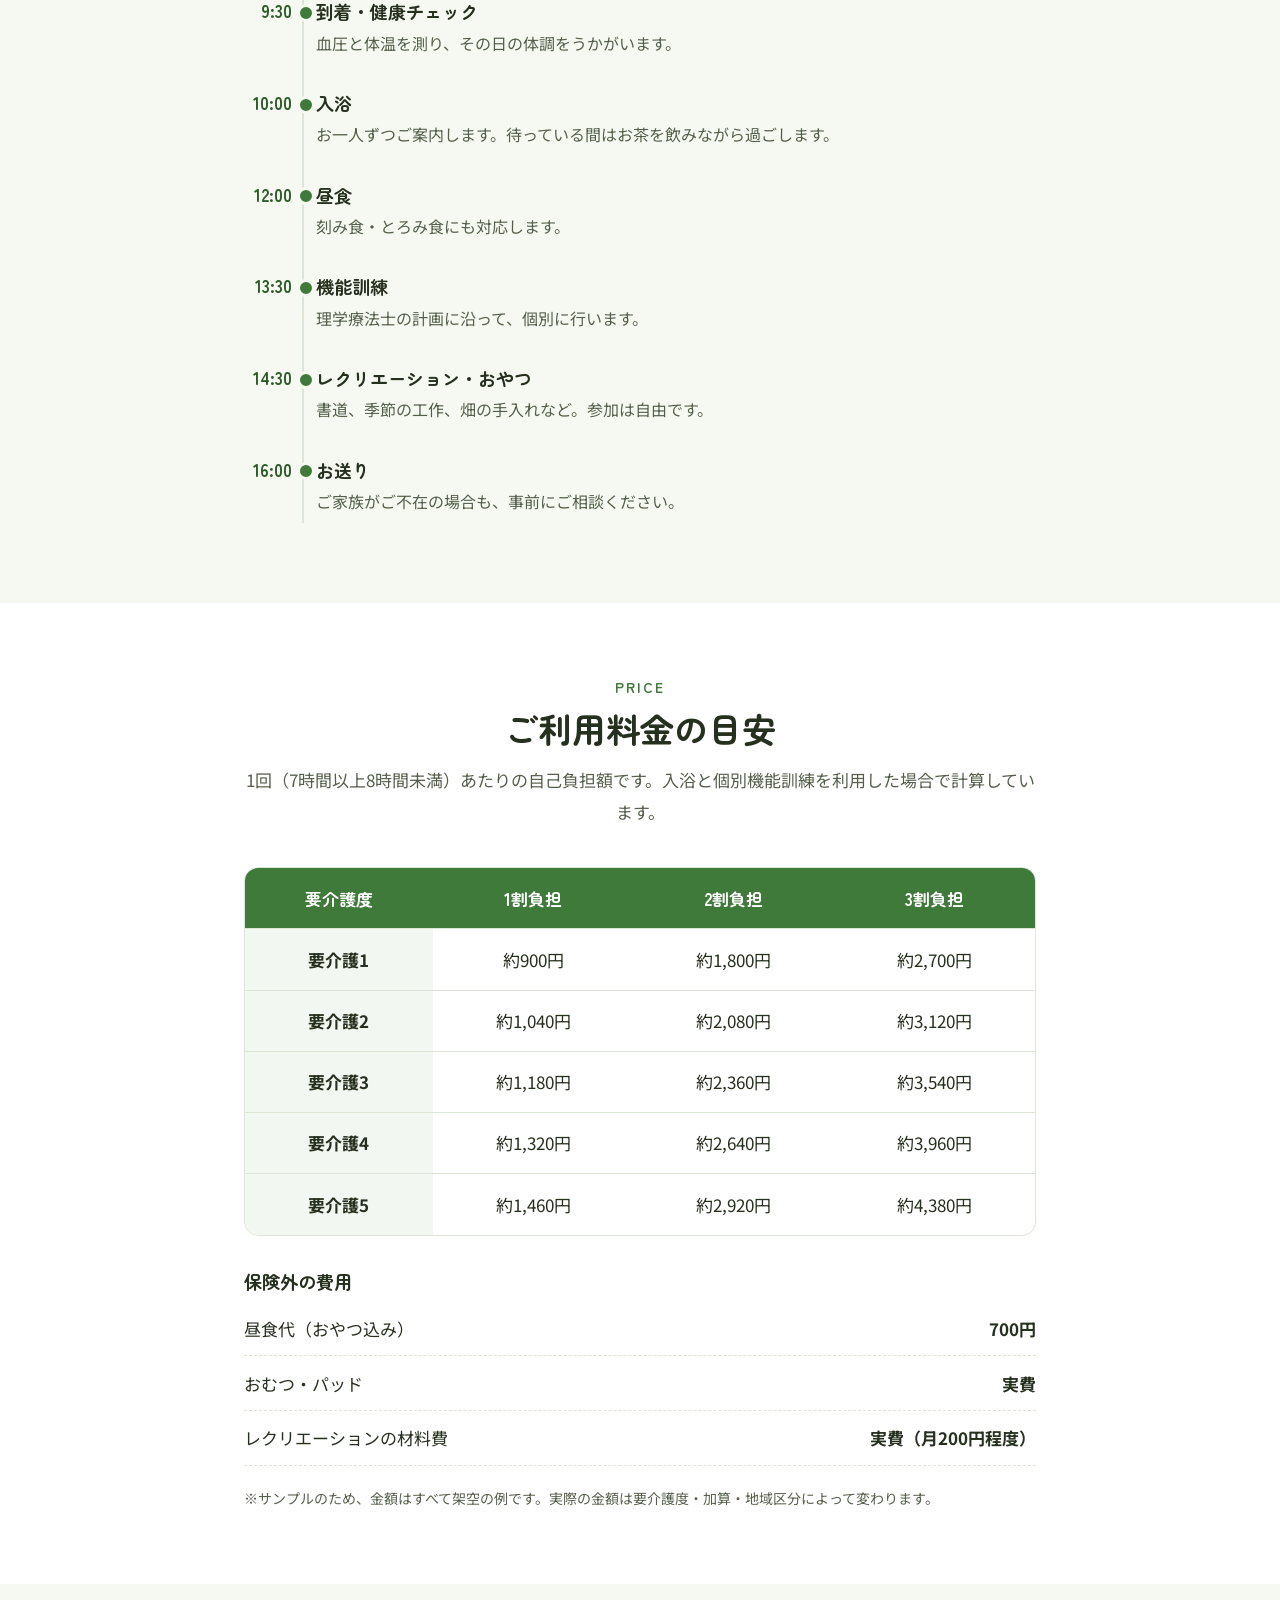
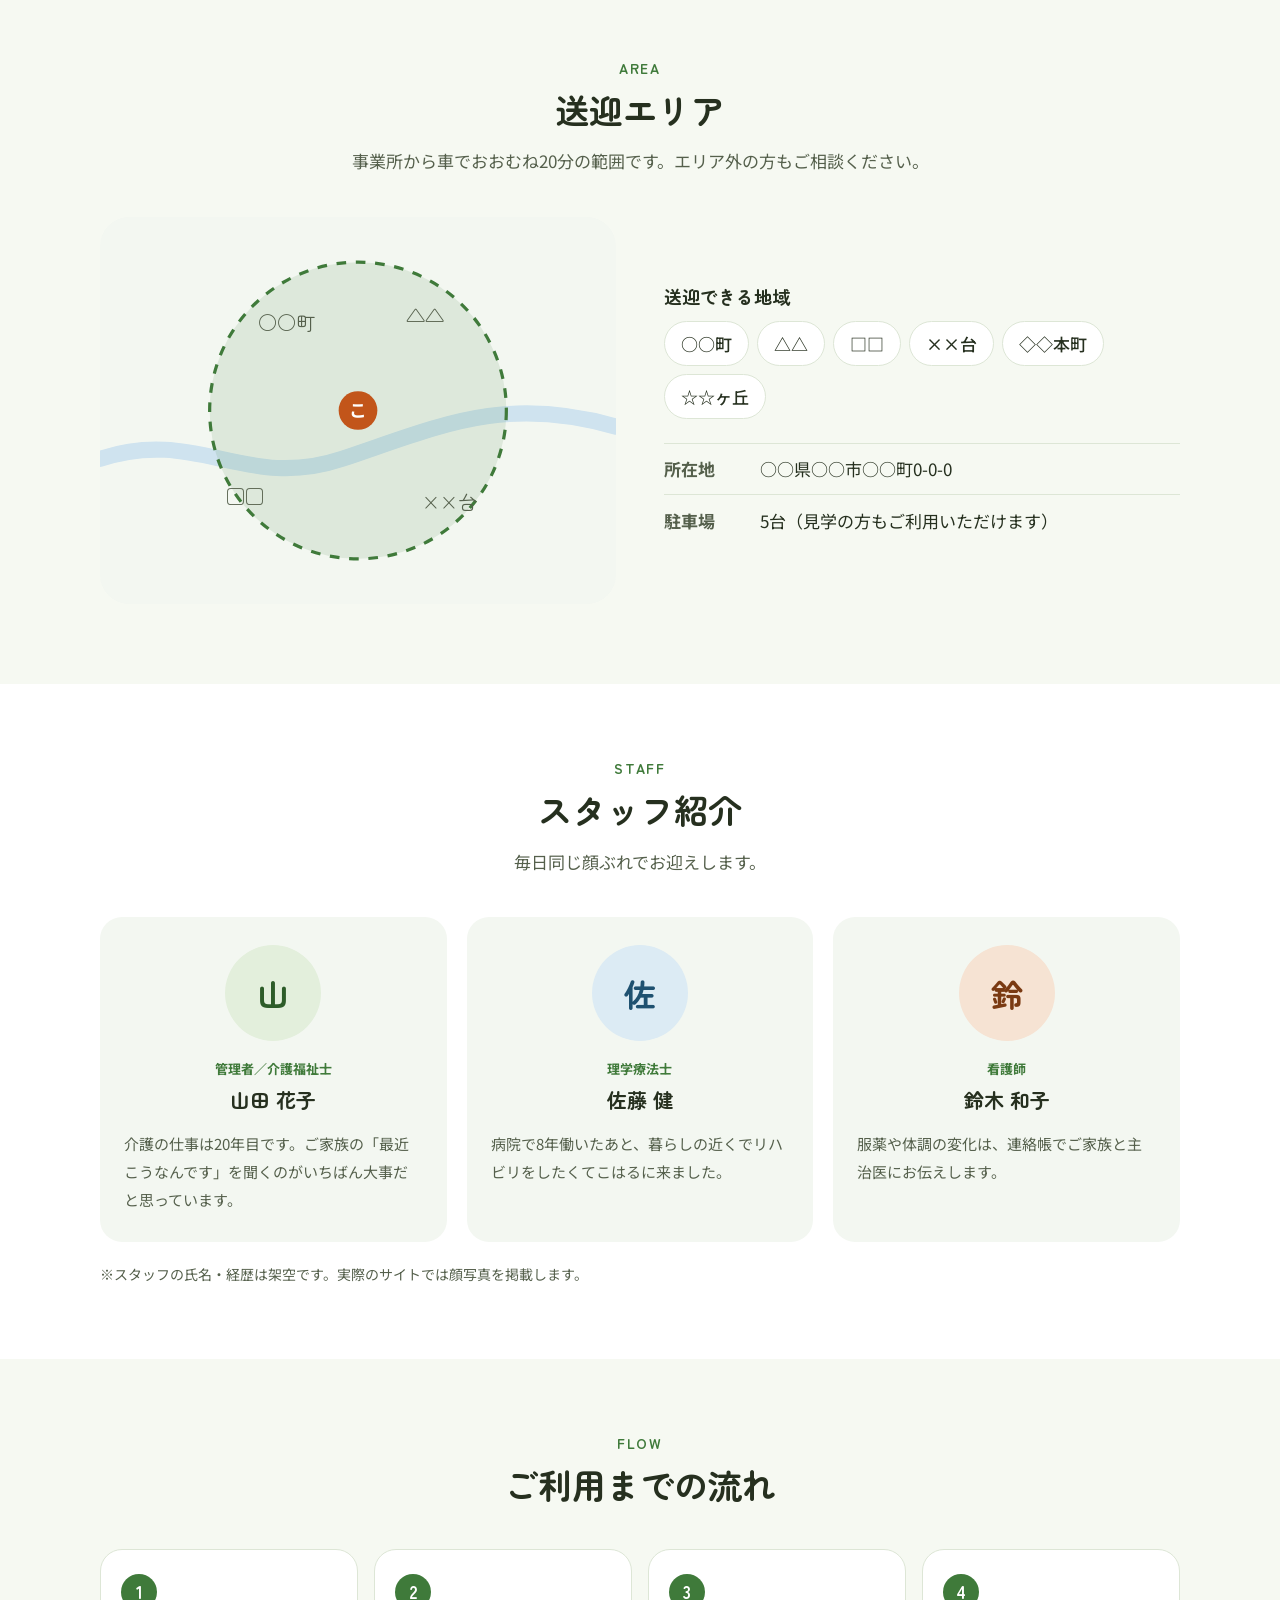
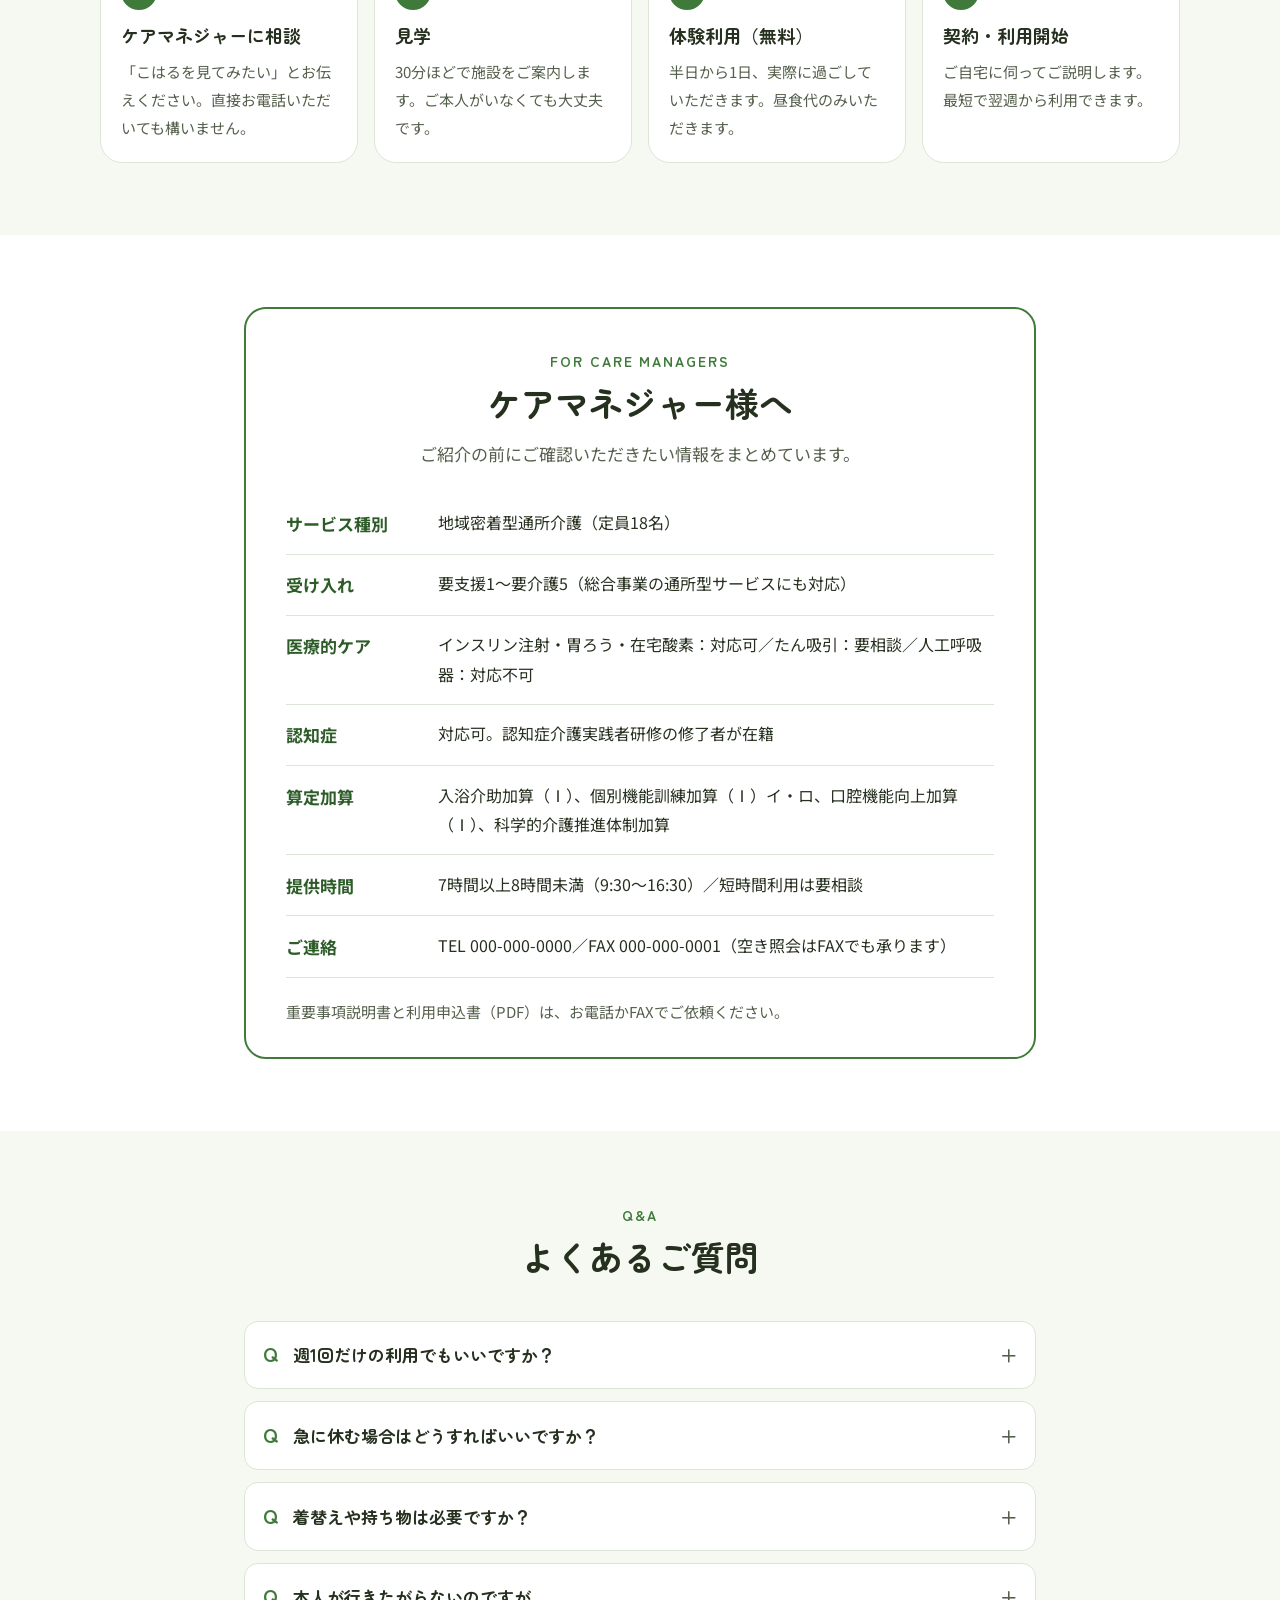
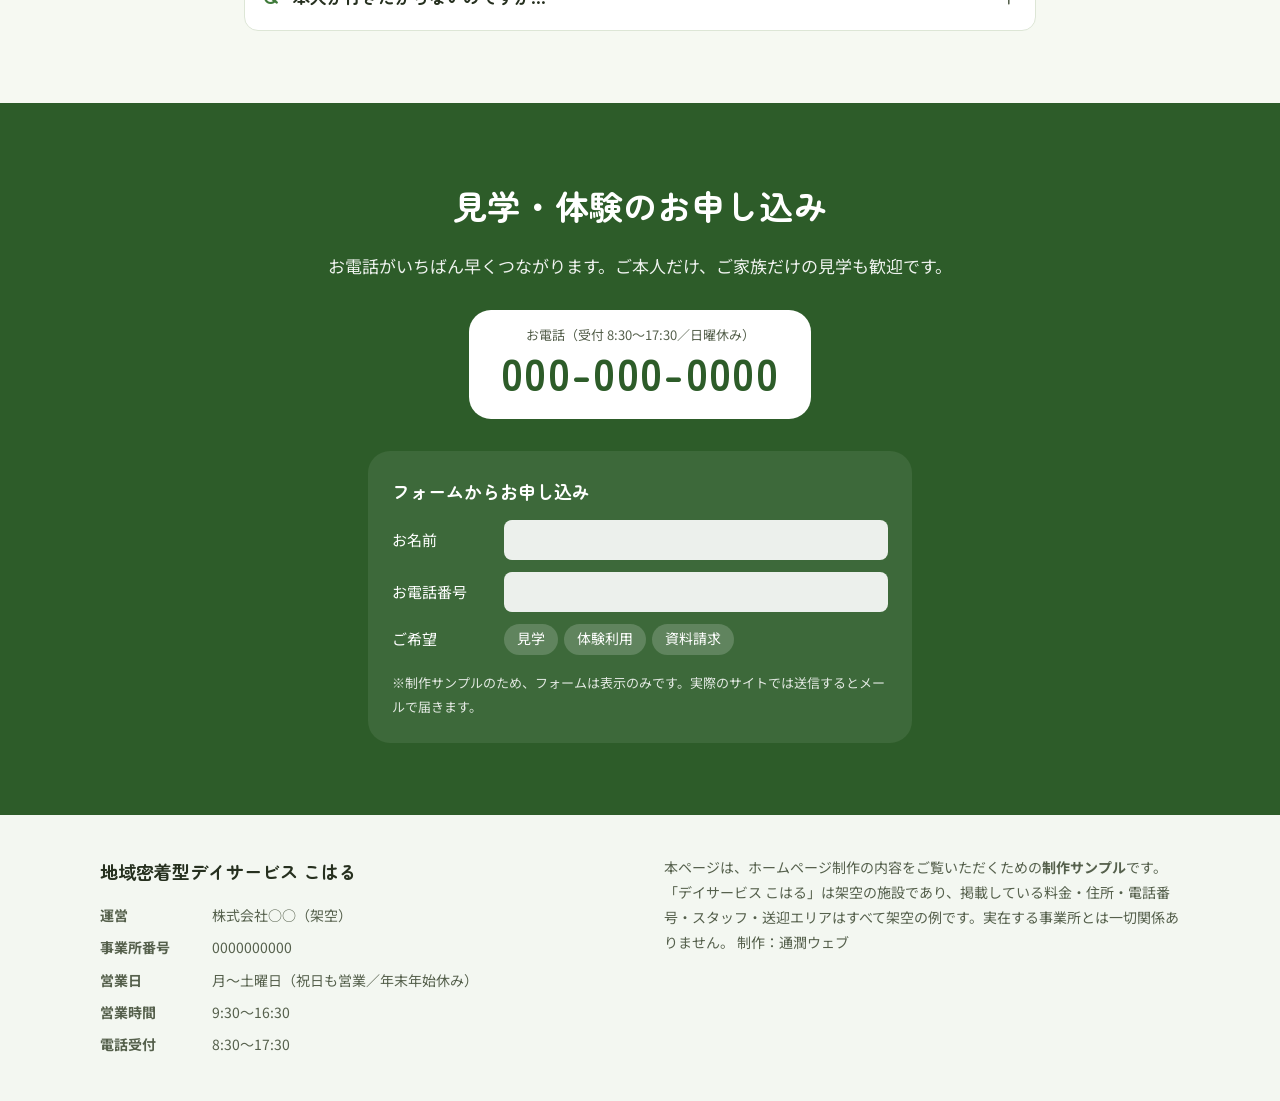
<file: sample/index.html>
<!doctype html>
<html lang="ja">
<head>
<meta charset="utf-8">
<meta name="viewport" content="width=device-width, initial-scale=1, viewport-fit=cover">
<title>デイサービス こはる｜制作サンプル</title>
<meta name="description" content="架空のデイサービスを想定した、ホームページ制作サンプルです。">
<meta name="robots" content="noindex, nofollow">
<link rel="preconnect" href="https://fonts.googleapis.com">
<link rel="preconnect" href="https://fonts.gstatic.com" crossorigin>
<link href="https://fonts.googleapis.com/css2?family=Zen+Maru+Gothic:wght@500;700&family=Noto+Sans+JP:wght@400;500;700&display=swap" rel="stylesheet">
<link rel="stylesheet" href="css/style.css?v=11">
</head>
<body>

<div class="sample-bar">制作サンプルです。「デイサービス こはる」は架空の施設で、実在する事業所とは関係ありません。</div>

<a class="skip" href="#main">本文へスキップ</a>

<!-- ============================ ヘッダー（電話と見学を常に見せる） -->
<header class="hdr">
  <div class="wrap hdr__in">
    <a class="brand" href="#main">
      <span class="brand__mark" aria-hidden="true">
        <svg viewBox="0 0 32 32" width="30" height="30"><circle cx="16" cy="16" r="15" fill="var(--c-leaf-wash)"/><path d="M16 7c-4 3-6 7-6 11 0 3 2.7 6 6 6s6-3 6-6c0-4-2-8-6-11z" fill="var(--c-leaf)"/><path d="M16 12v12" stroke="var(--c-leaf-wash)" stroke-width="1.6" stroke-linecap="round"/></svg>
      </span>
      <span>
        <span class="brand__sub">地域密着型デイサービス</span>
        <span class="brand__name">こはる</span>
      </span>
    </a>
    <nav class="gnav" aria-label="サイト内ナビゲーション">
      <a href="#feature">こはるの特徴</a>
      <a href="#day">1日の流れ</a>
      <a href="#price">ご利用料金</a>
      <a href="#area">送迎エリア</a>
      <a href="#staff">スタッフ</a>
      <a href="#caremanager">ケアマネジャー様へ</a>
    </nav>
    <div class="hdr__cta">
      <a class="hdr__tel" href="tel:0000000000">
        <span class="hdr__tel-label">お電話（8:30〜17:30）</span>
        <span class="hdr__tel-num">000-000-0000</span>
      </a>
      <a class="btn btn--accent" href="#contact">見学・体験の申込</a>
    </div>
  </div>
</header>

<main id="main">

  <!-- ============================ メインビジュアル -->
  <section class="hero">
    <div class="hero__media">
      <img src="img/hero.jpg" alt="窓の明るい室内で、介護スタッフが杖をついた女性の手を取って歩行を介助している様子" width="1600" height="872">
    </div>
    <div class="wrap hero__body">
      <p class="hero__vacancy"><span class="dot dot--ok" aria-hidden="true"></span>木曜・土曜に空きがあります</p>
      <h1 class="hero__catch">歩く力を、<br>おうちで使える力に。</h1>
      <p class="hero__lead">定員18名の小さなデイサービスです。理学療法士が一人ひとりの歩き方を見て、家の中の段差や買い物の道のりに合わせた訓練をします。</p>
      <div class="hero__btns">
        <a class="btn btn--accent btn--lg" href="#contact">見学・体験の申込</a>
        <a class="btn btn--line btn--lg" href="#day">1日の流れを見る</a>
      </div>
    </div>
  </section>

  <!-- ============================ お知らせ・空き状況 -->
  <section class="sec sec--news">
    <div class="wrap news">
      <div class="news__vacancy">
        <h2 class="h-sec h-sec--sm">空き状況</h2>
        <p class="news__updated">2026年9月22日 更新</p>
        <table class="vacancy">
          <caption class="sr-only">曜日ごとの空き状況</caption>
          <thead><tr><th scope="col">月</th><th scope="col">火</th><th scope="col">水</th><th scope="col">木</th><th scope="col">金</th><th scope="col">土</th></tr></thead>
          <tbody><tr>
            <td><span class="mark mark--no" aria-label="空きなし">×</span></td>
            <td><span class="mark mark--few" aria-label="残りわずか">△</span></td>
            <td><span class="mark mark--no" aria-label="空きなし">×</span></td>
            <td><span class="mark mark--ok" aria-label="空きあり">◯</span></td>
            <td><span class="mark mark--few" aria-label="残りわずか">△</span></td>
            <td><span class="mark mark--ok" aria-label="空きあり">◯</span></td>
          </tr></tbody>
        </table>
        <p class="legend">◯ 空きあり　△ 残りわずか　× 空きなし（キャンセル待ちを受け付けます）</p>
      </div>
      <div class="news__list">
        <h2 class="h-sec h-sec--sm">お知らせ</h2>
        <ul class="newslist">
          <li><time datetime="2026-09-22">2026.09.22</time><span class="tag">空き状況</span><a href="#">10月の空き状況を更新しました</a></li>
          <li><time datetime="2026-09-15">2026.09.15</time><span class="tag tag--event">行事</span><a href="#">敬老会を開きました。ご家族20名にお越しいただきました</a></li>
          <li><time datetime="2026-09-01">2026.09.01</time><span class="tag">お知らせ</span><a href="#">土曜日の営業を始めました</a></li>
        </ul>
      </div>
    </div>
  </section>

  <!-- ============================ 特徴 -->
  <section class="sec" id="feature">
    <div class="wrap">
      <div class="sec-head">
        <p class="sec-head__en">Feature</p>
        <h2 class="h-sec">こはるの3つの特徴</h2>
      </div>

      <div class="feature">
        <div class="feature__img"><img src="img/rehab.jpg" alt="機能訓練室で、スタッフが平行棒を使った歩行訓練に付き添っている様子" width="1200" height="669"></div>
        <div class="feature__txt">
          <p class="feature__num">01</p>
          <h3 class="h-item">理学療法士が常勤しています</h3>
          <p>最初の見学時に歩き方と立ち上がりを見て、3か月ごとの目標を一緒に決めます。平行棒での歩行訓練のほか、自宅の玄関や浴室の段差を想定した練習もします。</p>
          <ul class="checks">
            <li>個別機能訓練加算（Ⅰ）イ・ロ</li>
            <li>3か月ごとの評価をご家族にお渡しします</li>
          </ul>
        </div>
      </div>

      <div class="feature feature--rev">
        <div class="feature__img"><img src="img/bath.jpg" alt="手すりと呼び出しボタン、シャワーチェアを備えた個浴。窓の外に緑が見える" width="1200" height="654"></div>
        <div class="feature__txt">
          <p class="feature__num">02</p>
          <h3 class="h-item">一人ずつ入る、ひのきの個浴</h3>
          <p>大浴場ではなく、一人ずつお湯を張り替える個浴です。手すりとシャワーチェアを備え、同性のスタッフが介助します。立つのが難しい方は座ったまま入れる機械浴を使います。</p>
          <ul class="checks">
            <li>入浴介助加算（Ⅰ）</li>
            <li>同性介助のご希望に対応します</li>
          </ul>
        </div>
      </div>

      <div class="feature feature--text">
        <div class="feature__txt">
          <p class="feature__num">03</p>
          <h3 class="h-item">送迎は玄関先まで。車いすのままでも</h3>
          <p>リフト付きの車両で、ご自宅の玄関先までお迎えに上がります。階段や段差がある場合は、スタッフ2名で対応します。お迎えの時間は前日にお電話でお知らせします。</p>
        </div>
      </div>
    </div>
  </section>

  <!-- ============================ 1日の流れ -->
  <section class="sec sec--tint" id="day">
    <div class="wrap wrap--mid">
      <div class="sec-head">
        <p class="sec-head__en">Schedule</p>
        <h2 class="h-sec">1日の流れ</h2>
        <p class="sec-head__lead">8時半ごろお迎えに上がり、16時半ごろにご自宅までお送りします。</p>
      </div>
      <ol class="timeline">
        <li><time>8:30</time><div><h3>お迎え</h3><p>ご自宅の玄関先まで伺います。</p></div></li>
        <li><time>9:30</time><div><h3>到着・健康チェック</h3><p>血圧と体温を測り、その日の体調をうかがいます。</p></div></li>
        <li><time>10:00</time><div><h3>入浴</h3><p>お一人ずつご案内します。待っている間はお茶を飲みながら過ごします。</p></div></li>
        <li><time>12:00</time><div><h3>昼食</h3><p>刻み食・とろみ食にも対応します。</p></div></li>
        <li><time>13:30</time><div><h3>機能訓練</h3><p>理学療法士の計画に沿って、個別に行います。</p></div></li>
        <li><time>14:30</time><div><h3>レクリエーション・おやつ</h3><p>書道、季節の工作、畑の手入れなど。参加は自由です。</p></div></li>
        <li><time>16:00</time><div><h3>お送り</h3><p>ご家族がご不在の場合も、事前にご相談ください。</p></div></li>
      </ol>
    </div>
  </section>

  <!-- ============================ 料金 -->
  <section class="sec" id="price">
    <div class="wrap wrap--mid">
      <div class="sec-head">
        <p class="sec-head__en">Price</p>
        <h2 class="h-sec">ご利用料金の目安</h2>
        <p class="sec-head__lead">1回（7時間以上8時間未満）あたりの自己負担額です。入浴と個別機能訓練を利用した場合で計算しています。</p>
      </div>
      <div class="table-wrap">
        <table class="price">
          <caption class="sr-only">要介護度と負担割合ごとの1回あたりの利用料</caption>
          <thead><tr><th scope="col">要介護度</th><th scope="col">1割負担</th><th scope="col">2割負担</th><th scope="col">3割負担</th></tr></thead>
          <tbody>
            <tr><th scope="row">要介護1</th><td>約900円</td><td>約1,800円</td><td>約2,700円</td></tr>
            <tr><th scope="row">要介護2</th><td>約1,040円</td><td>約2,080円</td><td>約3,120円</td></tr>
            <tr><th scope="row">要介護3</th><td>約1,180円</td><td>約2,360円</td><td>約3,540円</td></tr>
            <tr><th scope="row">要介護4</th><td>約1,320円</td><td>約2,640円</td><td>約3,960円</td></tr>
            <tr><th scope="row">要介護5</th><td>約1,460円</td><td>約2,920円</td><td>約4,380円</td></tr>
          </tbody>
        </table>
      </div>
      <div class="extra">
        <h3 class="h-item h-item--sm">保険外の費用</h3>
        <dl class="extra__list">
          <div><dt>昼食代（おやつ込み）</dt><dd>700円</dd></div>
          <div><dt>おむつ・パッド</dt><dd>実費</dd></div>
          <div><dt>レクリエーションの材料費</dt><dd>実費（月200円程度）</dd></div>
        </dl>
      </div>
      <p class="note">※サンプルのため、金額はすべて架空の例です。実際の金額は要介護度・加算・地域区分によって変わります。</p>
    </div>
  </section>

  <!-- ============================ 送迎エリア -->
  <section class="sec sec--tint" id="area">
    <div class="wrap">
      <div class="sec-head">
        <p class="sec-head__en">Area</p>
        <h2 class="h-sec">送迎エリア</h2>
        <p class="sec-head__lead">事業所から車でおおむね20分の範囲です。エリア外の方もご相談ください。</p>
      </div>
      <div class="area">
        <div class="area__map" aria-hidden="true">
          <svg viewBox="0 0 320 240" role="img">
            <rect width="320" height="240" rx="18" fill="var(--c-surface)"/>
            <path d="M0 150 C60 130 90 170 150 150 S250 110 320 130" stroke="var(--c-water)" stroke-width="10" fill="none" stroke-linecap="round"/>
            <circle cx="160" cy="120" r="92" fill="var(--c-leaf)" opacity=".12"/>
            <circle cx="160" cy="120" r="92" fill="none" stroke="var(--c-leaf)" stroke-width="2" stroke-dasharray="6 6"/>
            <g fill="var(--c-ink-soft)" font-size="12" font-family="Zen Maru Gothic, sans-serif">
              <text x="98" y="70">○○町</text><text x="190" y="66">△△</text>
              <text x="78" y="178">□□</text><text x="200" y="182">××台</text>
            </g>
            <circle cx="160" cy="120" r="12" fill="var(--c-accent)"/>
            <text x="160" y="124" text-anchor="middle" font-size="11" fill="#fff" font-weight="700">こ</text>
          </svg>
        </div>
        <div class="area__list">
          <h3 class="h-item h-item--sm">送迎できる地域</h3>
          <ul class="chips">
            <li>○○町</li><li>△△</li><li>□□</li><li>××台</li><li>◇◇本町</li><li>☆☆ヶ丘</li>
          </ul>
          <dl class="access">
            <div><dt>所在地</dt><dd>○○県○○市○○町0-0-0</dd></div>
            <div><dt>駐車場</dt><dd>5台（見学の方もご利用いただけます）</dd></div>
          </dl>
        </div>
      </div>
    </div>
  </section>

  <!-- ============================ スタッフ -->
  <section class="sec" id="staff">
    <div class="wrap">
      <div class="sec-head">
        <p class="sec-head__en">Staff</p>
        <h2 class="h-sec">スタッフ紹介</h2>
        <p class="sec-head__lead">毎日同じ顔ぶれでお迎えします。</p>
      </div>
      <ul class="staff">
        <li class="staff__card">
          <span class="staff__face" aria-hidden="true">山</span>
          <p class="staff__role">管理者／介護福祉士</p>
          <p class="staff__name">山田 花子</p>
          <p class="staff__msg">介護の仕事は20年目です。ご家族の「最近こうなんです」を聞くのがいちばん大事だと思っています。</p>
        </li>
        <li class="staff__card">
          <span class="staff__face staff__face--b" aria-hidden="true">佐</span>
          <p class="staff__role">理学療法士</p>
          <p class="staff__name">佐藤 健</p>
          <p class="staff__msg">病院で8年働いたあと、暮らしの近くでリハビリをしたくてこはるに来ました。</p>
        </li>
        <li class="staff__card">
          <span class="staff__face staff__face--c" aria-hidden="true">鈴</span>
          <p class="staff__role">看護師</p>
          <p class="staff__name">鈴木 和子</p>
          <p class="staff__msg">服薬や体調の変化は、連絡帳でご家族と主治医にお伝えします。</p>
        </li>
      </ul>
      <p class="note">※スタッフの氏名・経歴は架空です。実際のサイトでは顔写真を掲載します。</p>
    </div>
  </section>

  <!-- ============================ ご利用までの流れ -->
  <section class="sec sec--tint" id="flow">
    <div class="wrap">
      <div class="sec-head">
        <p class="sec-head__en">Flow</p>
        <h2 class="h-sec">ご利用までの流れ</h2>
      </div>
      <ol class="steps">
        <li><span class="steps__n">1</span><h3>ケアマネジャーに相談</h3><p>「こはるを見てみたい」とお伝えください。直接お電話いただいても構いません。</p></li>
        <li><span class="steps__n">2</span><h3>見学</h3><p>30分ほどで施設をご案内します。ご本人がいなくても大丈夫です。</p></li>
        <li><span class="steps__n">3</span><h3>体験利用（無料）</h3><p>半日から1日、実際に過ごしていただきます。昼食代のみいただきます。</p></li>
        <li><span class="steps__n">4</span><h3>契約・利用開始</h3><p>ご自宅に伺ってご説明します。最短で翌週から利用できます。</p></li>
      </ol>
    </div>
  </section>

  <!-- ============================ ケアマネジャー様へ -->
  <section class="sec" id="caremanager">
    <div class="wrap wrap--mid">
      <div class="cm">
        <div class="sec-head">
          <p class="sec-head__en">For Care Managers</p>
          <h2 class="h-sec">ケアマネジャー様へ</h2>
          <p class="sec-head__lead">ご紹介の前にご確認いただきたい情報をまとめています。</p>
        </div>
        <dl class="cm__table">
          <div><dt>サービス種別</dt><dd>地域密着型通所介護（定員18名）</dd></div>
          <div><dt>受け入れ</dt><dd>要支援1〜要介護5（総合事業の通所型サービスにも対応）</dd></div>
          <div><dt>医療的ケア</dt><dd>インスリン注射・胃ろう・在宅酸素：対応可／たん吸引：要相談／人工呼吸器：対応不可</dd></div>
          <div><dt>認知症</dt><dd>対応可。認知症介護実践者研修の修了者が在籍</dd></div>
          <div><dt>算定加算</dt><dd>入浴介助加算（Ⅰ）、個別機能訓練加算（Ⅰ）イ・ロ、口腔機能向上加算（Ⅰ）、科学的介護推進体制加算</dd></div>
          <div><dt>提供時間</dt><dd>7時間以上8時間未満（9:30〜16:30）／短時間利用は要相談</dd></div>
          <div><dt>ご連絡</dt><dd>TEL 000-000-0000／FAX 000-000-0001（空き照会はFAXでも承ります）</dd></div>
        </dl>
        <p class="cm__dl">重要事項説明書と利用申込書（PDF）は、お電話かFAXでご依頼ください。</p>
      </div>
    </div>
  </section>

  <!-- ============================ よくある質問 -->
  <section class="sec sec--tint" id="faq">
    <div class="wrap wrap--mid">
      <div class="sec-head">
        <p class="sec-head__en">Q&amp;A</p>
        <h2 class="h-sec">よくあるご質問</h2>
      </div>
      <div class="faq">
        <details><summary>週1回だけの利用でもいいですか？</summary><p>はい。週1回から利用できます。まずは体験利用で様子を見てから、回数を決める方が多いです。</p></details>
        <details><summary>急に休む場合はどうすればいいですか？</summary><p>当日の朝8時までにお電話ください。キャンセル料はいただきません。</p></details>
        <details><summary>着替えや持ち物は必要ですか？</summary><p>入浴される方は着替え一式とタオルをお持ちください。お薬と連絡帳もお願いします。</p></details>
        <details><summary>本人が行きたがらないのですが…</summary><p>最初は嫌がる方も少なくありません。見学だけ、お茶を飲むだけ、という来所から始めることもできます。ご相談ください。</p></details>
      </div>
    </div>
  </section>

  <!-- ============================ 最後の申込 -->
  <section class="contact" id="contact">
    <div class="wrap wrap--mid">
      <h2 class="contact__title">見学・体験のお申し込み</h2>
      <p class="contact__lead">お電話がいちばん早くつながります。ご本人だけ、ご家族だけの見学も歓迎です。</p>
      <a class="contact__tel" href="tel:0000000000">
        <span class="contact__tel-label">お電話（受付 8:30〜17:30／日曜休み）</span>
        <span class="contact__tel-num">000-000-0000</span>
      </a>
      <div class="contact__form">
        <p class="contact__form-title">フォームからお申し込み</p>
        <div class="fake-form" aria-label="申込フォームの例">
          <p class="fake-form__row"><span>お名前</span><span class="fake-form__box"></span></p>
          <p class="fake-form__row"><span>お電話番号</span><span class="fake-form__box"></span></p>
          <p class="fake-form__row"><span>ご希望</span><span class="fake-form__opts"><span>見学</span><span>体験利用</span><span>資料請求</span></span></p>
          <p class="fake-form__note">※制作サンプルのため、フォームは表示のみです。実際のサイトでは送信するとメールで届きます。</p>
        </div>
      </div>
    </div>
  </section>

</main>

<footer class="ftr">
  <div class="wrap ftr__in">
    <div>
      <p class="ftr__name">地域密着型デイサービス こはる</p>
      <dl class="ftr__info">
        <div><dt>運営</dt><dd>株式会社○○（架空）</dd></div>
        <div><dt>事業所番号</dt><dd>0000000000</dd></div>
        <div><dt>営業日</dt><dd>月〜土曜日（祝日も営業／年末年始休み）</dd></div>
        <div><dt>営業時間</dt><dd>9:30〜16:30</dd></div>
        <div><dt>電話受付</dt><dd>8:30〜17:30</dd></div>
      </dl>
    </div>
    <p class="ftr__sample">
      本ページは、ホームページ制作の内容をご覧いただくための<strong>制作サンプル</strong>です。
      「デイサービス こはる」は架空の施設であり、掲載している料金・住所・電話番号・スタッフ・送迎エリアはすべて架空の例です。実在する事業所とは一切関係ありません。
      制作：通潤ウェブ
    </p>
  </div>
</footer>

<!-- スマートフォンでは画面下に電話と見学申込を固定する -->
<nav class="bottombar" aria-label="お問い合わせ">
  <a class="bottombar__tel" href="tel:0000000000">電話する</a>
  <a class="bottombar__cta" href="#contact">見学・体験の申込</a>
</nav>

</body>
</html>
</file>
<file: css/style.css>
/* ============================================================
   ミックスページ
   Material Design 3 準拠。
   - トーナルパレット（primary / secondary / tertiary / neutral）
   - M3タイプスケール（Display / Headline / Title / Body / Label）
   - M3シェイプスケール（4 / 8 / 12 / 16 / 28dp）
   - ライト・ダーク両スキーム
   ============================================================ */

:root {
  /* --- M3 light color roles --- */
  --md-primary: #006494;
  --md-on-primary: #ffffff;
  --md-primary-container: #cce5ff;
  --md-on-primary-container: #001e30;

  --md-secondary: #4f616e;
  --md-on-secondary: #ffffff;
  --md-secondary-container: #d3e5f4;
  --md-on-secondary-container: #0b1d29;

  --md-tertiary: #66587a;
  --md-on-tertiary: #ffffff;
  --md-tertiary-container: #eddcff;
  --md-on-tertiary-container: #221533;

  --md-surface: #f7f9fb;
  --md-on-surface: #171c1f;
  --md-surface-variant: #dde3e8;
  --md-on-surface-variant: #41484d;
  --md-outline: #71787d;
  --md-outline-variant: #c1c7cd;

  --md-surface-container-lowest: #ffffff;
  --md-surface-container-low: #f1f3f5;
  --md-surface-container: #ebeef0;
  --md-surface-container-high: #e5e8ea;
  --md-surface-container-highest: #e0e3e5;

  /* --- M3 shape scale --- */
  --shape-xs: 4px;
  --shape-sm: 8px;
  --shape-md: 12px;
  --shape-lg: 16px;
  --shape-xl: 28px;
  --shape-full: 999px;

  --font: "Roboto", "Noto Sans JP", -apple-system, BlinkMacSystemFont, sans-serif;
}

@media (prefers-color-scheme: dark) {
  :root {
    --md-primary: #91cdff;
    --md-on-primary: #00344f;
    --md-primary-container: #004b70;
    --md-on-primary-container: #cce5ff;

    --md-secondary: #b7c9d8;
    --md-on-secondary: #21323f;
    --md-secondary-container: #384956;
    --md-on-secondary-container: #d3e5f4;

    --md-tertiary: #d1bfe7;
    --md-on-tertiary: #372a49;
    --md-tertiary-container: #4e4061;
    --md-on-tertiary-container: #eddcff;

    --md-surface: #0e1416;
    --md-on-surface: #e0e3e5;
    --md-surface-variant: #41484d;
    --md-on-surface-variant: #c1c7cd;
    --md-outline: #8b9296;
    --md-outline-variant: #41484d;

    --md-surface-container-lowest: #090f11;
    --md-surface-container-low: #171c1f;
    --md-surface-container: #1b2124;
    --md-surface-container-high: #252b2e;
    --md-surface-container-highest: #2f3538;
  }
}

* { box-sizing: border-box; }
body {
  margin: 0;
  font-family: var(--font);
  background: var(--md-surface);
  color: var(--md-on-surface);
  -webkit-font-smoothing: antialiased;
}
img, svg { max-width: 100%; display: block; }
a { color: inherit; }
h1, h2, h3, p, dl, dd, ul { margin: 0; }
ul { padding: 0; list-style: none; }

/* --- M3 type scale --- */
.display-lg { font-size: 3.5rem; line-height: 1.14; font-weight: 700; letter-spacing: -0.016em; }
.display-sm { font-size: 2.25rem; line-height: 1.22; font-weight: 700; }
.headline-lg { font-size: 2rem; line-height: 1.25; font-weight: 700; }
.headline-sm { font-size: 1.5rem; line-height: 1.33; font-weight: 600; }
.title-lg { font-size: 1.375rem; line-height: 1.27; font-weight: 600; }
.title-md { font-size: 1rem; line-height: 1.5; font-weight: 600; letter-spacing: 0.009em; }
.body-lg { font-size: 1rem; line-height: 1.75; letter-spacing: 0.031em; }
.body-md { font-size: 0.875rem; line-height: 1.71; letter-spacing: 0.016em; }
.label-lg { font-size: 0.875rem; line-height: 1.43; font-weight: 600; letter-spacing: 0.006em; }
.label-md { font-size: 0.75rem; line-height: 1.33; font-weight: 600; letter-spacing: 0.04em; }

@media (max-width: 40rem) {
  .display-lg { font-size: 2.25rem; }
  .display-sm { font-size: 1.75rem; }
  .headline-lg { font-size: 1.625rem; }
}

.wrap { max-width: 71rem; margin: 0 auto; padding: 0 1.5rem; }
.wrap--narrow { max-width: 44rem; }

.skip { position: absolute; left: -999px; }
.skip:focus { left: 1rem; top: 1rem; background: var(--md-primary); color: var(--md-on-primary); padding: 0.5rem 1rem; border-radius: var(--shape-sm); z-index: 100; }

:focus-visible { outline: 3px solid var(--md-primary); outline-offset: 2px; }
@media (prefers-reduced-motion: reduce) { * { transition: none !important; } }

/* ---------------------------------------------- top app bar */
.appbar {
  position: sticky; top: 0; z-index: 40;
  background: var(--md-surface);
  border-bottom: 1px solid var(--md-outline-variant);
}
.appbar__in { display: flex; align-items: center; justify-content: space-between; height: 4rem; gap: 1rem; }
.appbar__brand { display: flex; align-items: center; gap: 0.625rem; text-decoration: none; }
.appbar__mark {
  width: 2rem; height: 2rem; border-radius: var(--shape-sm);
  background: var(--md-primary); color: var(--md-on-primary);
  display: grid; place-items: center; font-weight: 700; font-size: 0.875rem;
}
.appbar__nav { display: none; gap: 1.5rem; }
.appbar__nav a { text-decoration: none; color: var(--md-on-surface-variant); }
.appbar__nav a:hover { color: var(--md-primary); }
@media (min-width: 52rem) { .appbar__nav { display: flex; } }

/* ---------------------------------------------- M3 buttons */
.btn {
  display: inline-flex; align-items: center; justify-content: center;
  height: 2.5rem; padding: 0 1.5rem;
  border-radius: var(--shape-full);
  border: none; text-decoration: none;
  font-family: var(--font); font-size: 0.875rem; font-weight: 600; letter-spacing: 0.006em;
  transition: box-shadow .2s ease, background-color .2s ease;
  cursor: pointer;
}
.btn--filled { background: var(--md-primary); color: var(--md-on-primary); }
.btn--filled:hover { box-shadow: 0 1px 3px rgba(0,0,0,.3), 0 4px 8px rgba(0,0,0,.15); }
.btn--tonal { background: var(--md-secondary-container); color: var(--md-on-secondary-container); }
.btn--tonal:hover { box-shadow: 0 1px 2px rgba(0,0,0,.3); }
.btn--outlined { background: transparent; color: var(--md-primary); border: 1px solid var(--md-outline); }
.btn--outlined:hover { background: color-mix(in srgb, var(--md-primary) 8%, transparent); }
.btn--lg { height: 3rem; padding: 0 2rem; font-size: 0.9375rem; }

.btn-row { display: flex; gap: 0.75rem; flex-wrap: wrap; }
.btn-row--center { justify-content: center; }

/* ---------------------------------------------- hero */
.hero { padding: 4.5rem 0 4rem; }
.hero__grid { display: grid; gap: 2.5rem; align-items: center; }
@media (min-width: 56rem) { .hero__grid { grid-template-columns: 1.05fr 0.95fr; } }
.hero__eyebrow {
  display: inline-block;
  background: var(--md-primary-container); color: var(--md-on-primary-container);
  padding: 0.375rem 0.875rem; border-radius: var(--shape-sm);
  margin-bottom: 1.25rem;
}
.hero__lead { margin-top: 1.25rem; color: var(--md-on-surface-variant); }
.hero .btn-row { margin-top: 2rem; }

/* ---------------------------------------------- sections */
.sec { padding: 4rem 0; }
.sec--container { background: var(--md-surface-container-low); }
.sec__head { max-width: 40rem; }
.sec__head--center { margin: 0 auto; text-align: center; }
.sec__lead { margin-top: 0.75rem; color: var(--md-on-surface-variant); }

/* ---------------------------------------------- M3 cards */
.cards { margin-top: 2.5rem; display: grid; gap: 1rem; grid-template-columns: 1fr; }
@media (min-width: 48rem) { .cards { grid-template-columns: repeat(2, 1fr); } }
.card {
  background: var(--md-surface-container-lowest);
  border: 1px solid var(--md-outline-variant);
  border-radius: var(--shape-md);
  padding: 1.5rem;
}
.card__icon {
  width: 2.75rem; height: 2.75rem; border-radius: var(--shape-sm);
  background: var(--md-primary-container); color: var(--md-on-primary-container);
  display: grid; place-items: center; margin-bottom: 1rem;
}
.card h3 { margin-bottom: 0.375rem; }
.card p { color: var(--md-on-surface-variant); }

/* ---------------------------------------------- price */
.price-cards { margin-top: 2.5rem; display: grid; gap: 1rem; }
@media (min-width: 48rem) { .price-cards { grid-template-columns: repeat(2, 1fr); } }
.price-card {
  border-radius: var(--shape-lg);
  padding: 1.75rem;
  background: var(--md-surface-container-lowest);
  border: 1px solid var(--md-outline-variant);
}
.price-card--accent { background: var(--md-primary-container); color: var(--md-on-primary-container); border-color: transparent; }
.price-card__label { color: var(--md-on-surface-variant); }
.price-card--accent .price-card__label { color: var(--md-on-primary-container); opacity: .8; }
.price-card__value { margin-top: 0.5rem; }
.price-card__note { margin-top: 0.75rem; color: var(--md-on-surface-variant); }
.price-card--accent .price-card__note { color: var(--md-on-primary-container); opacity: .85; }
.fine { margin-top: 1.5rem; color: var(--md-on-surface-variant); }

/* ---------------------------------------------- steps */
.steps { margin-top: 2.5rem; display: grid; gap: 1rem; }
@media (min-width: 56rem) { .steps { grid-template-columns: repeat(4, 1fr); } }
.step {
  background: var(--md-surface-container-lowest);
  border: 1px solid var(--md-outline-variant);
  border-radius: var(--shape-md); padding: 1.25rem;
}
.step__no {
  width: 1.75rem; height: 1.75rem; border-radius: var(--shape-full);
  background: var(--md-tertiary-container); color: var(--md-on-tertiary-container);
  display: grid; place-items: center; margin-bottom: 0.75rem;
}
.step p { margin-top: 0.25rem; color: var(--md-on-surface-variant); }

/* ---------------------------------------------- sample showcase */
.showcase { margin-top: 2.5rem; }
.showcase__frame {
  margin-top: 1.5rem;
  border-radius: var(--shape-lg); overflow: hidden;
  border: 1px solid var(--md-outline-variant);
  background: var(--md-surface-container);
}
.showcase__bar { display: flex; align-items: center; gap: 0.375rem; padding: 0.75rem 1rem; background: var(--md-surface-container-high); }
.showcase__dot { width: 0.625rem; height: 0.625rem; border-radius: var(--shape-full); background: var(--md-outline); flex: none; }
.showcase__url {
  margin-left: 0.75rem; padding: 0.25rem 0.75rem; border-radius: var(--shape-full);
  background: var(--md-surface-container-lowest); color: var(--md-on-surface-variant);
  font-size: 0.75rem; line-height: 1.5;
  overflow: hidden; text-overflow: ellipsis; white-space: nowrap;
}
.showcase__iframe {
  display: block; width: 100%; height: 30rem; border: 0; background: #ffffff;
}
@media (min-width: 48rem) { .showcase__iframe { height: 38rem; } }
.showcase__hint { margin-top: 0.75rem; color: var(--md-on-surface-variant); }
.showcase__body p { margin-top: 0.75rem; color: var(--md-on-surface-variant); }
.showcase .btn-row { margin-top: 1.5rem; }

/* ---------------------------------------------- overview */
.overview { margin-top: 2rem; }
.overview > div {
  display: grid; grid-template-columns: 6.5rem 1fr; gap: 1rem;
  padding: 0.875rem 0; border-bottom: 1px solid var(--md-outline-variant);
}
.overview dt { color: var(--md-on-surface-variant); }
.overview a { color: var(--md-primary); }

/* ---------------------------------------------- contact */
.contact { padding: 4rem 0; background: var(--md-primary-container); color: var(--md-on-primary-container); }
.contact__lead { margin-top: 0.75rem; }
.contact__methods { margin-top: 2rem; display: grid; gap: 1rem; }
@media (min-width: 40rem) { .contact__methods { grid-template-columns: repeat(2, 1fr); } }
.contact__card {
  background: var(--md-surface-container-lowest); color: var(--md-on-surface);
  border-radius: var(--shape-md); padding: 1.5rem; text-align: center;
}
.contact__card a { display: block; margin-top: 0.5rem; color: var(--md-primary); text-decoration: none; word-break: break-all; }
.contact__card a:hover { text-decoration: underline; }
.contact__note { margin-top: 0.5rem; color: var(--md-on-surface-variant); font-size: 0.8125rem; }

/* ---------------------------------------------- 問い合わせフォーム */
.contact__form { margin-top: 2.5rem; text-align: left; }
.contact__form h3 { margin-bottom: 0.375rem; }
.contact__form > p { color: var(--md-on-surface-variant); }
.formframe {
  margin-top: 1.25rem;
  background: var(--md-surface-container-lowest);
  border: 1px solid var(--md-outline-variant);
  border-radius: var(--shape-lg);
  overflow: hidden;
}
/* Googleフォームのiframeは高さを自動調整できないため固定値を置く。
   狭い画面では質問文が折り返して縦に伸びるので、その分を上乗せする。
   （高さが足りないとiframeの中だけがスクロールして操作しづらくなる） */
.formframe iframe { display: block; width: 100%; border: 0; height: 1720px; }
@media (max-width: 48rem) { .formframe iframe { height: 2000px; } }
@media (max-width: 30rem) { .formframe iframe { height: 2240px; } }
.formframe__alt { margin-top: 0.75rem; color: var(--md-on-surface-variant); font-size: 0.8125rem; }
.formframe__alt a { color: var(--md-primary); }

/* ---------------------------------------------- パンくず */
.crumbs { padding: 1rem 1.5rem 0; color: var(--md-on-surface-variant); }
.crumbs a { color: var(--md-on-surface-variant); text-decoration: none; }
.crumbs a:hover { color: var(--md-primary); text-decoration: underline; }
.crumbs span[aria-hidden] { margin: 0 0.5rem; }
.crumbs span[aria-current] { color: var(--md-on-surface); }

/* ---------------------------------------------- hero（下層ページ用・1カラム） */
.hero--page { padding: 3rem 0 3.5rem; text-align: left; }
.hero--page .hero__lead { max-width: 40rem; }

/* ---------------------------------------------- チェックリスト */
.checklist { margin-top: 1.5rem; display: grid; gap: 0.625rem; }
.checklist li {
  position: relative; padding-left: 1.75rem; color: var(--md-on-surface-variant);
}
.checklist li::before {
  content: ""; position: absolute; left: 0; top: 0.5em;
  width: 0.625rem; height: 0.625rem; border-radius: var(--shape-full);
  background: var(--md-primary);
}

/* ---------------------------------------------- FAQ */
.faq { margin-top: 2rem; display: grid; gap: 0.75rem; }
.faq details {
  background: var(--md-surface-container-lowest);
  border: 1px solid var(--md-outline-variant);
  border-radius: var(--shape-md);
  padding: 1rem 1.25rem;
}
.faq summary {
  cursor: pointer; font-weight: 600; list-style: none;
  display: flex; align-items: center; justify-content: space-between; gap: 1rem;
}
.faq summary::-webkit-details-marker { display: none; }
.faq summary::after {
  content: "+"; flex: none; font-size: 1.25rem; color: var(--md-primary);
}
.faq details[open] summary::after { content: "−"; }
.faq details p { margin-top: 0.75rem; color: var(--md-on-surface-variant); }

/* ---------------------------------------------- footer */
.ftr { padding: 2rem 0; border-top: 1px solid var(--md-outline-variant); }
.ftr p { color: var(--md-on-surface-variant); text-align: center; }
.ftr__note { margin-top: 0.5rem; font-size: 0.8125rem; opacity: 0.85; }
</file>
<file: sample/css/style.css>
/* ============================================================
   デイサービス こはる（架空・制作サンプル）
   介護施設サイトの定番に寄せる：丸ゴシックの見出し、白と若葉色、
   申込ボタンだけ温かいオレンジ。高齢のご家族でも読める文字サイズと行間。
   ============================================================ */

:root {
  --c-bg: #ffffff;
  --c-surface: #f3f7f1;
  --c-tint: #f6f9f2;
  --c-line: #dde6d6;
  --c-ink: #26301f;
  --c-ink-soft: #55604c;
  --c-leaf: #3f7a3a;
  --c-leaf-deep: #2d5c29;
  --c-leaf-wash: #e3efdc;
  --c-accent: #c2551a;       /* 白文字でコントラスト比4.5以上 */
  --c-accent-ink: #ffffff;
  --c-water: #cfe3ef;
  --c-ok: #2f7d3a;
  --c-few: #a86200;
  --c-no: #8a8f86;
  --c-sample: #fff1d6;
  --c-sample-ink: #5a3c00;

  --r-s: 8px;
  --r-m: 14px;
  --r-l: 22px;

  --f-round: "Zen Maru Gothic", "Hiragino Maru Gothic ProN", "Noto Sans JP", sans-serif;
  --f-body: "Noto Sans JP", "Hiragino Sans", "Meiryo", sans-serif;
}

@media (prefers-color-scheme: dark) {
  :root:not([data-theme="light"]) {
    --c-bg: #141812;
    --c-surface: #1c2219;
    --c-tint: #1a1f17;
    --c-line: #313a2c;
    --c-ink: #e6ecdf;
    --c-ink-soft: #b3bda9;
    --c-leaf: #8fc485;
    --c-leaf-deep: #b4dcaa;
    --c-leaf-wash: #26331f;
    --c-accent: #e08a4f;
    --c-accent-ink: #1e0e02;
    --c-water: #23394a;
    --c-ok: #8fd39a;
    --c-few: #f0b35a;
    --c-no: #8e9689;
    --c-sample: #3a2d12;
    --c-sample-ink: #f4d9a4;
  }
}
:root[data-theme="dark"] {
  --c-bg: #141812; --c-surface: #1c2219; --c-tint: #1a1f17; --c-line: #313a2c;
  --c-ink: #e6ecdf; --c-ink-soft: #b3bda9; --c-leaf: #8fc485; --c-leaf-deep: #b4dcaa;
  --c-leaf-wash: #26331f; --c-accent: #e08a4f; --c-accent-ink: #1e0e02; --c-water: #23394a;
  --c-ok: #8fd39a; --c-few: #f0b35a; --c-no: #8e9689; --c-sample: #3a2d12; --c-sample-ink: #f4d9a4;
}

* { box-sizing: border-box; }
html { scroll-behavior: smooth; scroll-padding-top: 5.5rem; }
@media (prefers-reduced-motion: reduce) { html { scroll-behavior: auto; } * { transition: none !important; } }
body {
  margin: 0;
  font-family: var(--f-body);
  font-size: 1.0625rem;          /* 17px。高齢の読み手を想定して一段大きく */
  line-height: 1.85;
  color: var(--c-ink);
  background: var(--c-bg);
  -webkit-font-smoothing: antialiased;
}
img { max-width: 100%; display: block; }
a { color: inherit; }
h1, h2, h3, p, dl, dd, ol, ul, figure { margin: 0; }
ol, ul { padding: 0; list-style: none; }
:focus-visible { outline: 3px solid var(--c-accent); outline-offset: 3px; border-radius: 4px; }
.sr-only { position: absolute; width: 1px; height: 1px; overflow: hidden; clip: rect(0 0 0 0); white-space: nowrap; }
.skip { position: absolute; left: -999px; }
.skip:focus { left: 1rem; top: 1rem; z-index: 100; background: var(--c-leaf); color: #fff; padding: .5rem 1rem; border-radius: var(--r-s); }

.wrap { max-width: 70rem; margin: 0 auto; padding: 0 1.25rem; }
.wrap--mid { max-width: 52rem; }

.sample-bar {
  background: var(--c-sample); color: var(--c-sample-ink);
  text-align: center; padding: .55rem 1rem; font-size: .8125rem; font-weight: 700; line-height: 1.5;
}

/* ---------------------------------------------- ボタン */
.btn {
  display: inline-flex; align-items: center; justify-content: center;
  min-height: 3rem; padding: .5rem 1.5rem; border-radius: 999px;
  font-family: var(--f-round); font-weight: 700; font-size: 1rem; line-height: 1.3;
  text-decoration: none; border: 2px solid transparent; text-align: center;
  transition: transform .15s ease, filter .15s ease;
}
.btn:hover { filter: brightness(1.06); transform: translateY(-1px); }
.btn--accent { background: var(--c-accent); color: var(--c-accent-ink); box-shadow: 0 3px 0 rgba(0,0,0,.15); }
.btn--line { border-color: var(--c-leaf); color: var(--c-leaf-deep); background: var(--c-bg); }
.btn--lg { min-height: 3.5rem; padding: .75rem 2rem; font-size: 1.0625rem; }

/* ---------------------------------------------- ヘッダー */
.hdr { position: sticky; top: 0; z-index: 50; background: var(--c-bg); border-bottom: 1px solid var(--c-line); }
.hdr__in { display: flex; align-items: center; gap: 1rem; min-height: 4.5rem; }
.brand { display: flex; align-items: center; gap: .6rem; text-decoration: none; margin-right: auto; }
.brand__mark { flex: none; }
.brand__sub { display: block; white-space: nowrap; font-size: .6875rem; color: var(--c-ink-soft); line-height: 1.3; letter-spacing: .04em; }
.brand__name { display: block; font-family: var(--f-round); font-size: 1.5rem; font-weight: 700; line-height: 1.15; color: var(--c-leaf-deep); }
.gnav { display: none; gap: 1.25rem; font-size: .875rem; font-weight: 500; }
.gnav a { text-decoration: none; color: var(--c-ink-soft); white-space: nowrap; }
.gnav a:hover { color: var(--c-leaf); }
.hdr__cta { display: none; align-items: center; gap: .75rem; }
.hdr__cta .btn { white-space: nowrap; }
.hdr__tel { text-decoration: none; text-align: right; line-height: 1.2; }
.hdr__tel-label { display: block; font-size: .6875rem; color: var(--c-ink-soft); }
.hdr__tel-num { display: block; white-space: nowrap; font-family: var(--f-round); font-size: 1.375rem; font-weight: 700; color: var(--c-leaf-deep); letter-spacing: .02em; }
@media (min-width: 60rem) { .hdr__cta { display: flex; } }
@media (min-width: 84rem) { .gnav { display: flex; } }

/* ---------------------------------------------- メインビジュアル */
.hero { position: relative; }
.hero__media img { width: 100%; height: clamp(16rem, 52vw, 34rem); object-fit: cover; object-position: 60% 40%; }
.hero__body {
  position: relative; margin-top: -4.5rem;
  background: var(--c-bg); border-radius: var(--r-l) var(--r-l) 0 0;
  padding-top: 1.75rem; padding-bottom: 2.5rem;
}
@media (min-width: 56rem) {
  .hero__body {
    position: absolute; left: 50%; bottom: 2.5rem; transform: translateX(-50%);
    margin: 0; width: min(70rem, 100%); background: none; padding: 0 1.25rem;
  }
  .hero__body > * { max-width: 30rem; }
  .hero__body::before {
    content: ""; position: absolute; inset: -2rem auto -2rem -1rem; width: 34rem; max-width: 100%;
    background: var(--c-bg); border-radius: var(--r-l); opacity: .94; z-index: -1;
  }
}
.hero__vacancy {
  display: inline-flex; align-items: center; gap: .5rem;
  background: var(--c-leaf-wash); color: var(--c-leaf-deep);
  font-size: .875rem; font-weight: 700; padding: .3rem .9rem; border-radius: 999px;
}
.dot { width: .6rem; height: .6rem; border-radius: 50%; display: inline-block; }
.dot--ok { background: var(--c-ok); }
.hero__catch {
  font-family: var(--f-round); font-weight: 700; color: var(--c-ink);
  font-size: clamp(1.875rem, 5.5vw, 2.75rem); line-height: 1.35; margin-top: .9rem; text-wrap: balance;
}
.hero__lead { margin-top: .9rem; color: var(--c-ink-soft); }
.hero__btns { display: flex; flex-wrap: wrap; gap: .75rem; margin-top: 1.5rem; }

/* ---------------------------------------------- セクション共通 */
.sec { padding: 4.5rem 0; }
.sec--tint { background: var(--c-tint); }
.sec--news { padding: 2.5rem 0; background: var(--c-surface); }
.sec-head { text-align: center; margin-bottom: 2.5rem; }
.sec-head__en { font-family: var(--f-round); font-size: .875rem; font-weight: 700; color: var(--c-leaf); letter-spacing: .14em; text-transform: uppercase; }
.h-sec { font-family: var(--f-round); font-size: clamp(1.625rem, 4vw, 2.125rem); font-weight: 700; line-height: 1.4; margin-top: .25rem; text-wrap: balance; }
.h-sec--sm { font-size: 1.25rem; margin: 0; }
.sec-head__lead { margin-top: .75rem; color: var(--c-ink-soft); }
.h-item { font-family: var(--f-round); font-size: 1.375rem; font-weight: 700; line-height: 1.45; }
.h-item--sm { font-size: 1.125rem; }
.note { margin-top: 1.25rem; font-size: .875rem; color: var(--c-ink-soft); }

/* ---------------------------------------------- 空き状況・お知らせ */
.news { display: grid; gap: 2rem; }
@media (min-width: 56rem) { .news { grid-template-columns: 22rem 1fr; gap: 3rem; } }
.news__updated { font-size: .8125rem; color: var(--c-ink-soft); margin-top: .15rem; }
.vacancy { width: 100%; margin-top: .75rem; border-collapse: separate; border-spacing: 4px; text-align: center; }
.vacancy th { font-size: .875rem; font-weight: 700; color: var(--c-ink-soft); }
.vacancy td { background: var(--c-bg); border-radius: var(--r-s); padding: .45rem 0; }
.mark { font-size: 1.375rem; font-weight: 700; line-height: 1; }
.mark--ok { color: var(--c-ok); }
.mark--few { color: var(--c-few); }
.mark--no { color: var(--c-no); }
.legend { font-size: .8125rem; color: var(--c-ink-soft); margin-top: .5rem; line-height: 1.6; }
.newslist { margin-top: .5rem; }
.newslist li {
  display: grid; grid-template-columns: auto auto 1fr; gap: .5rem .9rem; align-items: baseline;
  padding: .85rem 0; border-bottom: 1px dashed var(--c-line);
}
.newslist time { font-size: .875rem; color: var(--c-ink-soft); font-variant-numeric: tabular-nums; }
.newslist a { text-decoration: none; }
.newslist a:hover { color: var(--c-leaf); text-decoration: underline; }
@media (max-width: 36rem) { .newslist li { grid-template-columns: auto auto; } .newslist a { grid-column: 1 / -1; } }
.tag { font-size: .75rem; font-weight: 700; padding: .1rem .6rem; border-radius: 999px; background: var(--c-leaf-wash); color: var(--c-leaf-deep); white-space: nowrap; }
.tag--event { background: #fde7d6; color: #7a3410; }
@media (prefers-color-scheme: dark) { :root:not([data-theme="light"]) .tag--event { background: #4a2a14; color: #f7c9a4; } }

/* ---------------------------------------------- 特徴（写真と文章を交互に） */
.feature { display: grid; gap: 1.5rem; align-items: center; margin-top: 3rem; }
.feature:first-of-type { margin-top: 0; }
@media (min-width: 52rem) {
  .feature { grid-template-columns: 1.1fr 1fr; gap: 3rem; }
  .feature--rev .feature__img { order: 2; }
}
.feature__img img { width: 100%; aspect-ratio: 4 / 3; object-fit: cover; border-radius: var(--r-l); }
.feature__num { font-family: var(--f-round); font-size: 2.5rem; font-weight: 700; color: var(--c-leaf); line-height: 1; opacity: .8; }
.feature__txt .h-item { margin: .5rem 0 .75rem; }
.feature__txt > p { color: var(--c-ink-soft); }
.feature--text { display: block; background: var(--c-surface); border-radius: var(--r-l); padding: 2rem; }
.checks { margin-top: 1rem; display: grid; gap: .4rem; }
.checks li { position: relative; padding-left: 1.75rem; font-weight: 500; }
.checks li::before {
  content: ""; position: absolute; left: 0; top: .45em; width: 1.1rem; height: 1.1rem; border-radius: 50%;
  background: var(--c-leaf-wash) url("data:image/svg+xml,%3Csvg xmlns='http://www.w3.org/2000/svg' viewBox='0 0 16 16'%3E%3Cpath d='M4 8.5l2.5 2.5L12 5.5' fill='none' stroke='%233f7a3a' stroke-width='2' stroke-linecap='round' stroke-linejoin='round'/%3E%3C/svg%3E") center / 80% no-repeat;
}

/* ---------------------------------------------- 1日の流れ */
.timeline { position: relative; }
.timeline::before { content: ""; position: absolute; left: 3.6rem; top: .5rem; bottom: .5rem; width: 2px; background: var(--c-line); }
.timeline li { position: relative; display: grid; grid-template-columns: 3rem 1fr; gap: 1.5rem; padding: .9rem 0; }
.timeline time { font-family: var(--f-round); font-weight: 700; color: var(--c-leaf-deep); font-variant-numeric: tabular-nums; text-align: right; }
.timeline li::after { content: ""; position: absolute; left: 3.3rem; top: 1.45rem; width: .75rem; height: .75rem; border-radius: 50%; background: var(--c-leaf); border: 3px solid var(--c-tint); }
.timeline h3 { font-family: var(--f-round); font-size: 1.125rem; font-weight: 700; }
.timeline p { color: var(--c-ink-soft); font-size: 1rem; }

/* ---------------------------------------------- 料金 */
.table-wrap { overflow-x: auto; border-radius: var(--r-m); border: 1px solid var(--c-line); }
.price { width: 100%; border-collapse: collapse; font-variant-numeric: tabular-nums; }
@media (max-width: 36rem) { .price th, .price td { padding: .7rem .35rem; font-size: .875rem; } }
.price th, .price td { padding: .9rem 1rem; text-align: center; border-bottom: 1px solid var(--c-line); }
.price thead th { background: var(--c-leaf); color: #fff; font-family: var(--f-round); font-weight: 700; }
@media (prefers-color-scheme: dark) { :root:not([data-theme="light"]) .price thead th { color: var(--c-bg); } }
.price tbody th { background: var(--c-surface); font-weight: 700; }
.price tbody tr:last-child th, .price tbody tr:last-child td { border-bottom: none; }
.extra { margin-top: 2rem; }
.extra__list { margin-top: .5rem; }
.extra__list div { display: flex; justify-content: space-between; gap: 1rem; padding: .7rem 0; border-bottom: 1px dashed var(--c-line); }
.extra__list dd { font-weight: 700; white-space: nowrap; }

/* ---------------------------------------------- 送迎エリア */
.area { display: grid; gap: 2rem; align-items: center; }
@media (min-width: 52rem) { .area { grid-template-columns: 1fr 1fr; gap: 3rem; } }
.area__map svg { width: 100%; height: auto; }
.chips { display: flex; flex-wrap: wrap; gap: .5rem; margin-top: .75rem; }
.chips li { background: var(--c-bg); border: 1px solid var(--c-line); padding: .35rem 1rem; border-radius: 999px; font-weight: 500; }
.access { margin-top: 1.5rem; }
.access div { display: grid; grid-template-columns: 5rem 1fr; gap: 1rem; padding: .6rem 0; border-top: 1px solid var(--c-line); }
.access dt { font-weight: 700; color: var(--c-ink-soft); }

/* ---------------------------------------------- スタッフ */
.staff { display: grid; gap: 1.25rem; }
@media (min-width: 48rem) { .staff { grid-template-columns: repeat(3, 1fr); } }
.staff__card { background: var(--c-surface); border-radius: var(--r-l); padding: 1.75rem 1.5rem; text-align: center; }
.staff__face {
  display: grid; place-items: center; width: 6rem; height: 6rem; margin: 0 auto 1rem; border-radius: 50%;
  background: var(--c-leaf-wash); color: var(--c-leaf-deep); font-family: var(--f-round); font-size: 2rem; font-weight: 700;
}
.staff__face--b { background: #dcebf4; color: #1f5170; }
.staff__face--c { background: #f6e3d3; color: #7a3a12; }
@media (prefers-color-scheme: dark) {
  :root:not([data-theme="light"]) .staff__face--b { background: #1f3342; color: #b9d8ec; }
  :root:not([data-theme="light"]) .staff__face--c { background: #3f2a1b; color: #f2cba9; }
}
.staff__role { font-size: .8125rem; color: var(--c-leaf); font-weight: 700; }
.staff__name { font-family: var(--f-round); font-size: 1.25rem; font-weight: 700; }
.staff__msg { margin-top: .75rem; font-size: .9375rem; color: var(--c-ink-soft); text-align: left; }

/* ---------------------------------------------- ご利用までの流れ */
.steps { display: grid; gap: 1rem; counter-reset: step; }
@media (min-width: 52rem) { .steps { grid-template-columns: repeat(4, 1fr); } }
.steps li { position: relative; background: var(--c-bg); border-radius: var(--r-l); padding: 1.5rem 1.25rem 1.25rem; border: 1px solid var(--c-line); }
.steps__n {
  display: grid; place-items: center; width: 2.25rem; height: 2.25rem; border-radius: 50%;
  background: var(--c-leaf); color: #fff; font-family: var(--f-round); font-weight: 700; margin-bottom: .6rem;
}
@media (prefers-color-scheme: dark) { :root:not([data-theme="light"]) .steps__n { color: var(--c-bg); } }
.steps h3 { font-family: var(--f-round); font-size: 1.125rem; font-weight: 700; }
.steps p { font-size: .9375rem; color: var(--c-ink-soft); margin-top: .35rem; }

/* ---------------------------------------------- ケアマネジャー様へ */
.cm { border: 2px solid var(--c-leaf); border-radius: var(--r-l); padding: 2.5rem 1.5rem 2rem; }
@media (min-width: 40rem) { .cm { padding: 2.5rem 2.5rem 2rem; } }
.cm .sec-head { margin-bottom: 1.5rem; }
.cm__table div { display: grid; gap: .25rem 1.5rem; padding: .9rem 0; border-bottom: 1px solid var(--c-line); }
@media (min-width: 40rem) { .cm__table div { grid-template-columns: 8rem 1fr; } }
.cm__table dt { font-weight: 700; color: var(--c-leaf-deep); }
.cm__table dd { font-size: 1rem; }
.cm__dl { margin-top: 1.25rem; font-size: .9375rem; color: var(--c-ink-soft); }

/* ---------------------------------------------- よくある質問 */
.faq { display: grid; gap: .75rem; }
.faq details { background: var(--c-bg); border-radius: var(--r-m); border: 1px solid var(--c-line); }
.faq summary {
  cursor: pointer; list-style: none; padding: 1.1rem 3rem 1.1rem 3rem; position: relative;
  font-family: var(--f-round); font-weight: 700; font-size: 1.0625rem;
}
.faq summary::-webkit-details-marker { display: none; }
.faq summary::before { content: "Q"; position: absolute; left: 1.1rem; color: var(--c-leaf); font-size: 1.25rem; line-height: 1.5; }
.faq summary::after { content: "＋"; position: absolute; right: 1.1rem; color: var(--c-ink-soft); }
.faq details[open] summary::after { content: "－"; }
.faq details p { padding: 0 1.25rem 1.2rem 3rem; color: var(--c-ink-soft); }

/* ---------------------------------------------- 最後の申込 */
.contact { background: var(--c-leaf-deep); color: #fff; padding: 4.5rem 0; text-align: center; }
@media (prefers-color-scheme: dark) { :root:not([data-theme="light"]) .contact { background: #20301c; } }
.contact__title { font-family: var(--f-round); font-size: clamp(1.625rem, 4vw, 2.125rem); font-weight: 700; }
.contact__lead { margin-top: .75rem; opacity: .92; }
.contact__tel {
  display: inline-block; margin-top: 1.75rem; background: #fff; color: var(--c-leaf-deep);
  border-radius: var(--r-l); padding: 1rem 2rem; text-decoration: none; line-height: 1.35;
}
.contact__tel-label { display: block; font-size: .8125rem; color: #55604c; }
.contact__tel-num { display: block; font-family: var(--f-round); font-size: clamp(2rem, 7vw, 2.75rem); font-weight: 700; letter-spacing: .03em; }
.contact__form { margin: 2rem auto 0; max-width: 34rem; text-align: left; background: rgba(255,255,255,.08); border-radius: var(--r-l); padding: 1.5rem; }
.contact__form-title { font-family: var(--f-round); font-weight: 700; font-size: 1.125rem; }
.fake-form__row { display: grid; grid-template-columns: 6rem 1fr; gap: 1rem; align-items: center; margin-top: .75rem; font-size: .9375rem; }
.fake-form__box { display: block; height: 2.5rem; background: rgba(255,255,255,.9); border-radius: var(--r-s); }
.fake-form__opts { display: flex; gap: .4rem; flex-wrap: wrap; }
.fake-form__opts span { background: rgba(255,255,255,.18); border-radius: 999px; padding: .15rem .8rem; font-size: .875rem; }
.fake-form__note { margin-top: 1rem; font-size: .8125rem; opacity: .85; }

/* ---------------------------------------------- フッター */
.ftr { background: var(--c-surface); padding: 2.5rem 0 7rem; font-size: .875rem; color: var(--c-ink-soft); }
@media (min-width: 60rem) { .ftr { padding-bottom: 2.5rem; } }
.ftr__in { display: grid; gap: 1.5rem; }
@media (min-width: 52rem) { .ftr__in { grid-template-columns: 1fr 1fr; gap: 3rem; } }
.ftr__name { font-family: var(--f-round); font-size: 1.125rem; font-weight: 700; color: var(--c-ink); }
.ftr__info { margin-top: .75rem; }
.ftr__info div { display: grid; grid-template-columns: 6.5rem 1fr; gap: .5rem; padding: .2rem 0; }
.ftr__info dt { font-weight: 700; }
.ftr__sample { line-height: 1.8; }

/* ---------------------------------------------- スマホ下部の固定バー */
.bottombar {
  position: fixed; left: 0; right: 0; bottom: 0; z-index: 60;
  display: grid; grid-template-columns: 1fr 1.4fr; gap: .5rem;
  padding: .5rem .75rem calc(.5rem + env(safe-area-inset-bottom, 0px));
  background: var(--c-bg); border-top: 1px solid var(--c-line); box-shadow: 0 -4px 16px rgba(0,0,0,.06);
}
.bottombar a {
  display: grid; place-items: center; min-height: 3rem; border-radius: 999px;
  font-family: var(--f-round); font-weight: 700; text-decoration: none;
}
.bottombar__tel { background: var(--c-leaf-wash); color: var(--c-leaf-deep); }
.bottombar__cta { background: var(--c-accent); color: var(--c-accent-ink); }
@media (min-width: 60rem) { .bottombar { display: none; } }
</file>
